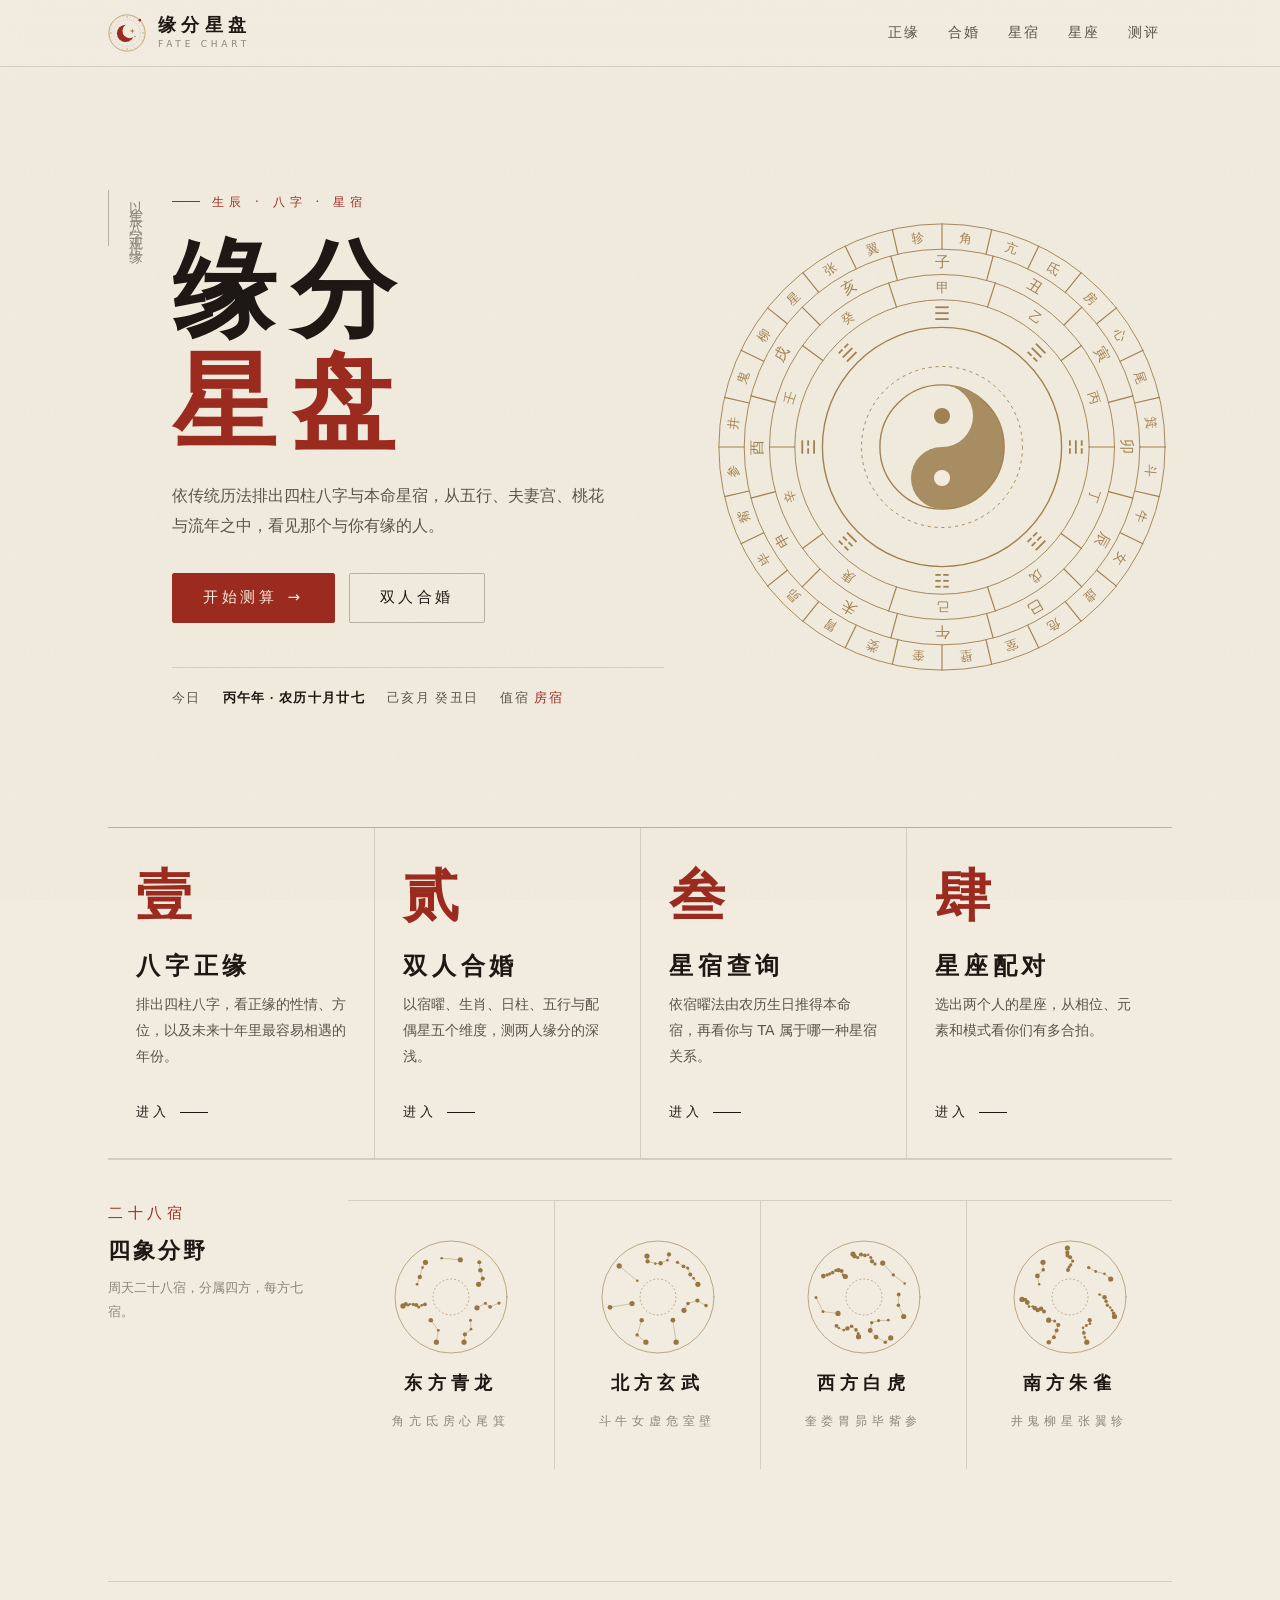
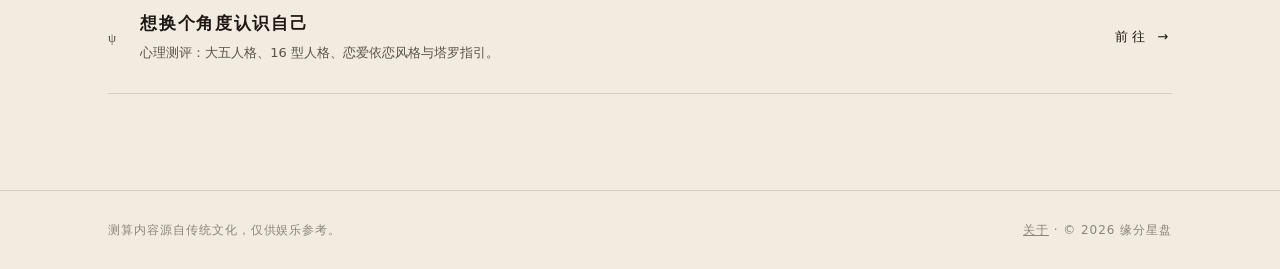
<file: index.html>
<!DOCTYPE html>
<html lang="zh-CN">
<head>
  <meta charset="UTF-8">
  <meta name="viewport" content="width=device-width, initial-scale=1.0, viewport-fit=cover">
  <meta name="theme-color" content="#f6f0e4">
  <title>缘分星盘 · 八字正缘测算</title>
  <meta name="description" content="输入生辰八字，看你的正缘画像、姻缘流年、本命星宿，以及两个人的合婚指数。免费、无需注册。">
  <link rel="icon" href="data:image/svg+xml,%3Csvg%20xmlns%3D%22http%3A%2F%2Fwww.w3.org%2F2000%2Fsvg%22%20viewBox%3D%220%200%2064%2064%22%20fill%3D%22none%22%3E%20%3Cdefs%3E%3Cmask%20id%3D%22lg1%22%3E%3Crect%20width%3D%2264%22%20height%3D%2264%22%20fill%3D%22%23fff%22%2F%3E%3Ccircle%20cx%3D%2236.5%22%20cy%3D%2228.5%22%20r%3D%2212.2%22%20fill%3D%22%23000%22%2F%3E%3C%2Fmask%3E%3C%2Fdefs%3E%20%3Ccircle%20cx%3D%2232%22%20cy%3D%2232%22%20r%3D%2230.5%22%20stroke%3D%22%23a8843f%22%20stroke-width%3D%221.1%22%2F%3E%20%3Cg%20stroke%3D%22%23a8843f%22%3E%3Cline%20x1%3D%2232.00%22%20y1%3D%226.40%22%20x2%3D%2232.00%22%20y2%3D%223.40%22%20stroke-width%3D%221.1%22%2F%3E%3Cline%20x1%3D%2237.96%22%20y1%3D%225.87%22%20x2%3D%2238.36%22%20y2%3D%224.12%22%20stroke-width%3D%220.6%22%2F%3E%3Cline%20x1%3D%2243.63%22%20y1%3D%227.85%22%20x2%3D%2244.41%22%20y2%3D%226.23%22%20stroke-width%3D%220.6%22%2F%3E%3Cline%20x1%3D%2248.71%22%20y1%3D%2211.05%22%20x2%3D%2249.83%22%20y2%3D%229.64%22%20stroke-width%3D%220.6%22%2F%3E%3Cline%20x1%3D%2252.95%22%20y1%3D%2215.29%22%20x2%3D%2254.36%22%20y2%3D%2214.17%22%20stroke-width%3D%220.6%22%2F%3E%3Cline%20x1%3D%2256.15%22%20y1%3D%2220.37%22%20x2%3D%2257.77%22%20y2%3D%2219.59%22%20stroke-width%3D%220.6%22%2F%3E%3Cline%20x1%3D%2258.13%22%20y1%3D%2226.04%22%20x2%3D%2259.88%22%20y2%3D%2225.64%22%20stroke-width%3D%220.6%22%2F%3E%3Cline%20x1%3D%2257.60%22%20y1%3D%2232.00%22%20x2%3D%2260.60%22%20y2%3D%2232.00%22%20stroke-width%3D%221.1%22%2F%3E%3Cline%20x1%3D%2258.13%22%20y1%3D%2237.96%22%20x2%3D%2259.88%22%20y2%3D%2238.36%22%20stroke-width%3D%220.6%22%2F%3E%3Cline%20x1%3D%2256.15%22%20y1%3D%2243.63%22%20x2%3D%2257.77%22%20y2%3D%2244.41%22%20stroke-width%3D%220.6%22%2F%3E%3Cline%20x1%3D%2252.95%22%20y1%3D%2248.71%22%20x2%3D%2254.36%22%20y2%3D%2249.83%22%20stroke-width%3D%220.6%22%2F%3E%3Cline%20x1%3D%2248.71%22%20y1%3D%2252.95%22%20x2%3D%2249.83%22%20y2%3D%2254.36%22%20stroke-width%3D%220.6%22%2F%3E%3Cline%20x1%3D%2243.63%22%20y1%3D%2256.15%22%20x2%3D%2244.41%22%20y2%3D%2257.77%22%20stroke-width%3D%220.6%22%2F%3E%3Cline%20x1%3D%2237.96%22%20y1%3D%2258.13%22%20x2%3D%2238.36%22%20y2%3D%2259.88%22%20stroke-width%3D%220.6%22%2F%3E%3Cline%20x1%3D%2232.00%22%20y1%3D%2257.60%22%20x2%3D%2232.00%22%20y2%3D%2260.60%22%20stroke-width%3D%221.1%22%2F%3E%3Cline%20x1%3D%2226.04%22%20y1%3D%2258.13%22%20x2%3D%2225.64%22%20y2%3D%2259.88%22%20stroke-width%3D%220.6%22%2F%3E%3Cline%20x1%3D%2220.37%22%20y1%3D%2256.15%22%20x2%3D%2219.59%22%20y2%3D%2257.77%22%20stroke-width%3D%220.6%22%2F%3E%3Cline%20x1%3D%2215.29%22%20y1%3D%2252.95%22%20x2%3D%2214.17%22%20y2%3D%2254.36%22%20stroke-width%3D%220.6%22%2F%3E%3Cline%20x1%3D%2211.05%22%20y1%3D%2248.71%22%20x2%3D%229.64%22%20y2%3D%2249.83%22%20stroke-width%3D%220.6%22%2F%3E%3Cline%20x1%3D%227.85%22%20y1%3D%2243.63%22%20x2%3D%226.23%22%20y2%3D%2244.41%22%20stroke-width%3D%220.6%22%2F%3E%3Cline%20x1%3D%225.87%22%20y1%3D%2237.96%22%20x2%3D%224.12%22%20y2%3D%2238.36%22%20stroke-width%3D%220.6%22%2F%3E%3Cline%20x1%3D%226.40%22%20y1%3D%2232.00%22%20x2%3D%223.40%22%20y2%3D%2232.00%22%20stroke-width%3D%221.1%22%2F%3E%3Cline%20x1%3D%225.87%22%20y1%3D%2226.04%22%20x2%3D%224.12%22%20y2%3D%2225.64%22%20stroke-width%3D%220.6%22%2F%3E%3Cline%20x1%3D%227.85%22%20y1%3D%2220.37%22%20x2%3D%226.23%22%20y2%3D%2219.59%22%20stroke-width%3D%220.6%22%2F%3E%3Cline%20x1%3D%2211.05%22%20y1%3D%2215.29%22%20x2%3D%229.64%22%20y2%3D%2214.17%22%20stroke-width%3D%220.6%22%2F%3E%3Cline%20x1%3D%2215.29%22%20y1%3D%2211.05%22%20x2%3D%2214.17%22%20y2%3D%229.64%22%20stroke-width%3D%220.6%22%2F%3E%3Cline%20x1%3D%2220.37%22%20y1%3D%227.85%22%20x2%3D%2219.59%22%20y2%3D%226.23%22%20stroke-width%3D%220.6%22%2F%3E%3Cline%20x1%3D%2226.04%22%20y1%3D%225.87%22%20x2%3D%2225.64%22%20y2%3D%224.12%22%20stroke-width%3D%220.6%22%2F%3E%3C%2Fg%3E%20%3Ccircle%20cx%3D%2232%22%20cy%3D%2232%22%20r%3D%2222.5%22%20stroke%3D%22%23a8843f%22%20stroke-width%3D%22.7%22%20stroke-dasharray%3D%221.2%202.2%22%2F%3E%20%3Ccircle%20cx%3D%2229.5%22%20cy%3D%2232.5%22%20r%3D%2214.5%22%20fill%3D%22%239b2a1f%22%20mask%3D%22url(%23lg1)%22%2F%3E%20%3Cpath%20d%3D%22M41%2023.5%20C41.5%2027.4%2042.1%2028%2046%2028.5%20C42.1%2029%2041.5%2029.6%2041%2033.5%20C40.5%2029.6%2039.9%2029%2036%2028.5%20C39.9%2028%2040.5%2027.4%2041%2023.5%20Z%22%20fill%3D%22%23a8843f%22%2F%3E%20%3Ccircle%20cx%3D%2245.5%22%20cy%3D%2238%22%20r%3D%221.3%22%20fill%3D%22%23a8843f%22%2F%3E%20%3Ccircle%20cx%3D%2253.6%22%20cy%3D%2210.4%22%20r%3D%222.2%22%20fill%3D%22%239b2a1f%22%2F%3E%20%3C%2Fsvg%3E">
  <link rel="stylesheet" href="css/style.css">
</head>
<body>
  <div class="sky" aria-hidden="true"></div>
  <header class="topbar">
    <div class="topbar__inner">
      <a class="logo" href="#/">
        <span class="logo__slot" aria-hidden="true"></span>
        <span class="logo__text">缘分星盘<small>FATE CHART</small></span>
      </a>
      <nav class="topnav" aria-label="主导航">
        <a href="#/bazi" data-nav="bazi">正缘</a>
        <a href="#/hehun" data-nav="hehun">合婚</a>
        <a href="#/xiu" data-nav="xiu">星宿</a>
        <a href="#/star" data-nav="star">星座</a>
        <a href="psych/">测评</a>
      </nav>
    </div>
  </header>

  <main id="app" tabindex="-1"></main>

  <footer class="footer"><div class="footer__inner">
    <p>测算内容源自传统文化，仅供娱乐参考。</p>
    <p><a href="#/about">关于</a> · © 2026 缘分星盘</p>
  </div></footer>

  <script src="js/calendar.js"></script>
  <script src="js/xiu.js"></script>
  <script src="js/fate.js"></script>
  <script src="js/star.js"></script>
  <script src="js/glossary.js"></script>
  <script src="js/art.js"></script>
  <script src="js/main.js"></script>
</body>
</html>
</file>
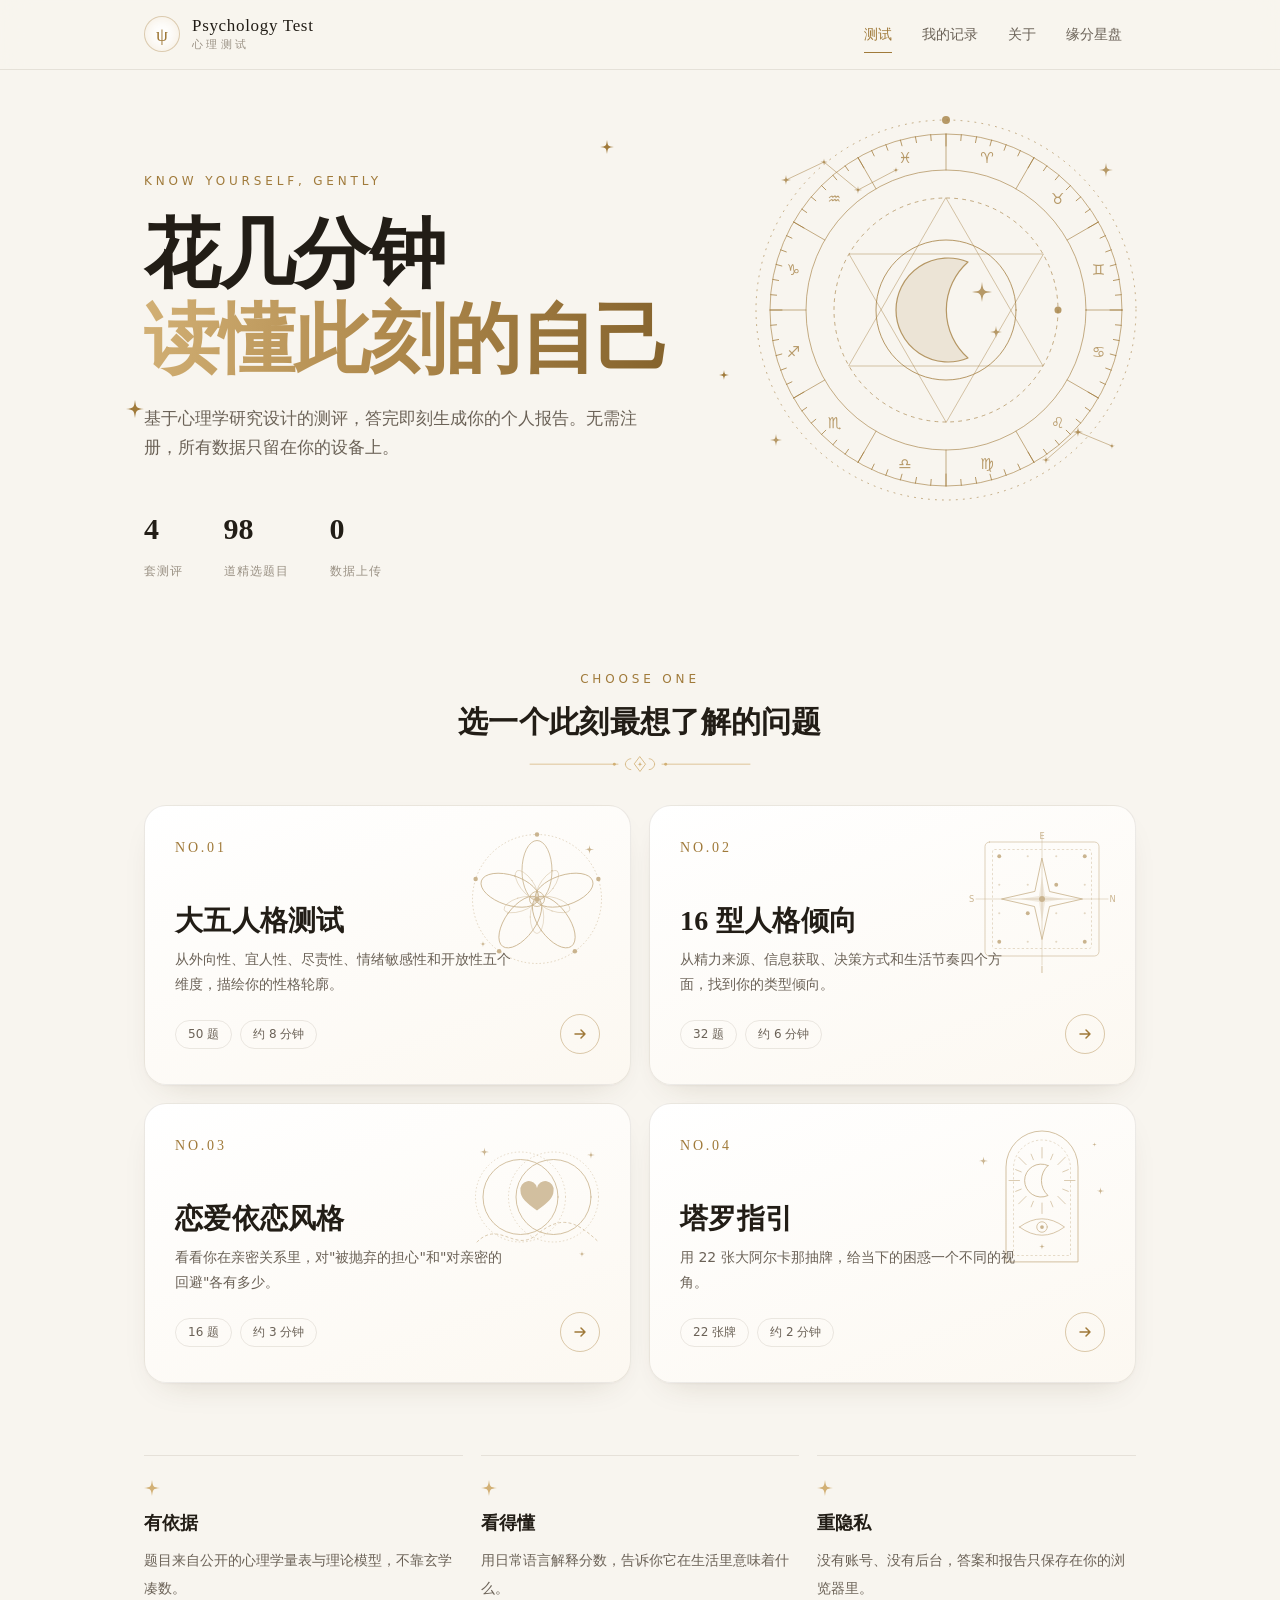
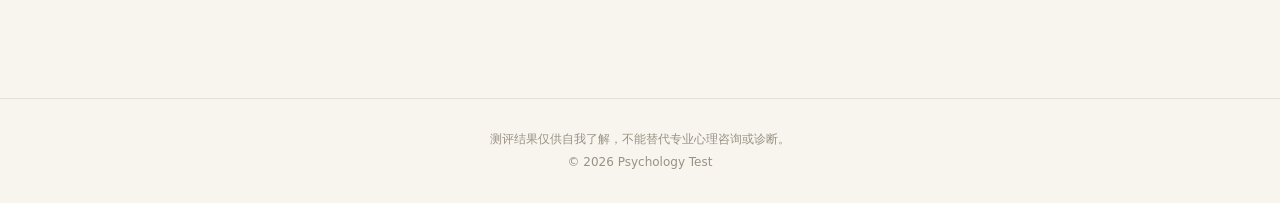
<file: psych/index.html>
<!DOCTYPE html>
<html lang="zh-CN">
<head>
  <meta charset="UTF-8">
  <meta name="viewport" content="width=device-width, initial-scale=1.0, viewport-fit=cover">
  <meta name="theme-color" content="#f8f5ef">
  <title>Psychology Test · 心理测试</title>
  <meta name="description" content="几分钟读懂自己：大五人格、16 型人格倾向、恋爱依恋风格与塔罗指引。无需注册，结果只保存在你的浏览器里。">
  <link rel="icon" href="data:image/svg+xml,%3Csvg xmlns='http://www.w3.org/2000/svg' viewBox='0 0 64 64'%3E%3Crect width='64' height='64' rx='32' fill='%23fffdf8'/%3E%3Ccircle cx='32' cy='32' r='27' fill='none' stroke='%23b08a4d' stroke-width='2'/%3E%3Ctext x='32' y='43' font-size='30' text-anchor='middle' fill='%23a07a3a' font-family='serif'%3E%CF%88%3C/text%3E%3C/svg%3E">
  <link rel="stylesheet" href="css/app.css">
</head>
<body>
  <div class="aura" aria-hidden="true"><span></span><span></span><span></span></div>

  <header class="topbar">
    <div class="topbar__inner">
      <a class="logo" href="#/">
        <span class="logo__mark" aria-hidden="true">ψ</span>
        <span class="logo__text">Psychology Test<small>心理测试</small></span>
      </a>
      <nav class="topnav" aria-label="主导航">
        <a href="#/" data-nav="home">测试</a>
        <a href="#/history" data-nav="history">我的记录</a>
        <a href="#/about" data-nav="about">关于</a>
        <a href="../">缘分星盘</a>
      </nav>
    </div>
  </header>

  <main id="app" tabindex="-1"></main>

  <footer class="footer">
    <p>测评结果仅供自我了解，不能替代专业心理咨询或诊断。</p>
    <p>© 2026 Psychology Test</p>
  </footer>

  <script src="js/tests/bigfive.js"></script>
  <script src="js/tests/types16.js"></script>
  <script src="js/tests/attachment.js"></script>
  <script src="js/tests/tarot.js"></script>
  <script src="js/paywall.js"></script>
  <script src="js/fx.js"></script>
  <script src="js/art.js"></script>
  <script src="js/app.js"></script>
</body>
</html>
</file>
<file: css/style.css>
:root {
  --paper: #f2ece0;
  --paper-2: #ebe3d4;
  --card: #f7f2e8;
  --ink: #1d1814;
  --ink-2: #5b524a;
  --ink-3: #8d8479;
  --line: rgba(29, 24, 20, .14);
  --line-2: rgba(29, 24, 20, .28);
  --red: #9b2a1f;
  --red-soft: rgba(155, 42, 31, .08);
  --gold: #977642;
  --wx-0: #4c7356;
  --wx-1: #a8392c;
  --wx-2: #9a7036;
  --wx-3: #77818b;
  --wx-4: #2f4f6c;
  --ease: cubic-bezier(.22, .8, .24, 1);
  --serif: "Noto Serif SC", "Source Han Serif SC", "Songti SC", "STSong", "SimSun", serif;
  --sans: "PingFang SC", "HarmonyOS Sans SC", "Microsoft YaHei", "Noto Sans SC", system-ui, sans-serif;
}

/* 星宿页的夜空主题 */
html.theme-night {
  --paper: #0a0d16;
  --paper-2: #121726;
  --card: rgba(18, 23, 38, .72);
  --ink: #ebe2cf;
  --ink-2: #a49b8a;
  --ink-3: #6e6a62;
  --line: rgba(235, 226, 207, .12);
  --line-2: rgba(235, 226, 207, .26);
  --red: #d27a5c;
  --red-soft: rgba(210, 122, 92, .12);
  --gold: #c8a76a;
  --logo-gold: #c8a76a;
  --logo-red: #d27a5c;
}

* { box-sizing: border-box; -webkit-tap-highlight-color: transparent; }
[hidden] { display: none !important; }
html { background: var(--paper); transition: background-color .6s; }
body {
  margin: 0; min-height: 100vh; display: flex; flex-direction: column;
  color: var(--ink); background: transparent; font-family: var(--sans); font-size: 15px; line-height: 1.85;
  overflow-x: hidden; transition: background-color .6s, color .6s;
}
/* 纸张纤维 */
body::before {
  content: ""; position: fixed; inset: 0; z-index: -1; pointer-events: none; opacity: .55; mix-blend-mode: multiply;
  background-image: url("data:image/svg+xml,%3Csvg xmlns='http://www.w3.org/2000/svg' width='240' height='240'%3E%3Cfilter id='n'%3E%3CfeTurbulence type='fractalNoise' baseFrequency='.8' numOctaves='3' stitchTiles='stitch'/%3E%3CfeColorMatrix values='0 0 0 0 .42 0 0 0 0 .34 0 0 0 0 .22 0 0 0 .08 0'/%3E%3C/filter%3E%3Crect width='100%25' height='100%25' filter='url(%23n)'/%3E%3C/svg%3E");
}
.theme-night body::before { opacity: 0; }

a { color: inherit; }
h1, h2, h3 { font-family: var(--serif); font-weight: 600; line-height: 1.35; margin: 0 0 .5em; letter-spacing: .06em; }
button, input, select { font: inherit; color: inherit; }
button, a { touch-action: manipulation; }
button { cursor: pointer; }
:focus-visible { outline: 1px solid var(--red); outline-offset: 4px; }
::selection { background: rgba(155, 42, 31, .16); }

/* 图案 */
.art { display: block; width: 100%; height: auto; overflow: visible; color: var(--gold); }
.art .spin { animation: spin 160s linear infinite; }
.art .spin--rev { animation-duration: 240s; animation-direction: reverse; }
.art .paper-fill { fill: var(--paper); }
.art .pulse { transform-box: fill-box; transform-origin: center; animation: pulse 2s ease-in-out infinite; fill: var(--red); }
.art .twinkle { animation: twinkle 4s ease-in-out infinite; }
.art .is-active { color: var(--red); fill: var(--red); }
.art--const .const-glow { filter: drop-shadow(0 0 3px currentColor); }
@keyframes spin { to { transform: rotate(360deg); } }
@keyframes pulse { 50% { transform: scale(1.5); opacity: .6; } }
@keyframes twinkle { 50% { opacity: .1; } }
.art--divider { width: 200px; margin: 0 auto; color: var(--gold); opacity: .8; }

.seal {
  display: inline-grid; place-items: center; width: 40px; height: 40px; flex: none;
  background: var(--red); color: #f6ecdf; border-radius: 3px;
  font-family: var(--serif); font-size: 20px; font-weight: 700; line-height: 1;
  box-shadow: inset 0 0 0 2px var(--red), inset 0 0 0 3px rgba(246, 236, 223, .8);
}

/* 夜空背景 */
.sky { position: fixed; inset: 0; z-index: -1; pointer-events: none; overflow: hidden; opacity: 0; transition: opacity .8s; }
.theme-night .sky { opacity: 1; }
.sky::before {
  content: ""; position: absolute; inset: 0;
  background:
    radial-gradient(1200px 700px at 70% 10%, rgba(64, 82, 140, .28), transparent 60%),
    radial-gradient(900px 600px at 10% 90%, rgba(120, 70, 60, .18), transparent 60%);
}
.sky .art--sky { position: absolute; left: 50%; top: 50%; width: max(1100px, 120vmax); margin: 0; transform: translate(-50%, -50%); color: rgba(200, 167, 106, .3); }
.sky .sky-stars { color: #f3ead6; }
.sky::after { content: ""; position: absolute; inset: 0; background: radial-gradient(ellipse 60% 55% at 50% 45%, rgba(10, 13, 22, .55), transparent 75%), linear-gradient(180deg, rgba(10, 13, 22, .2), rgba(10, 13, 22, .5)); }
/* 顶栏 */
.topbar { position: sticky; top: 0; z-index: 20; background: color-mix(in srgb, var(--paper) 86%, transparent); backdrop-filter: blur(10px); -webkit-backdrop-filter: blur(10px); border-bottom: 1px solid var(--line); transition: background-color .6s; }
.topbar__inner { display: flex; align-items: center; justify-content: space-between; gap: 12px; max-width: 1120px; margin: 0 auto; padding: 14px 28px; }
.logo { display: flex; align-items: center; gap: 12px; text-decoration: none; }
.logo__slot { display: block; width: 38px; height: 38px; flex: none; }
.logo-mark { display: block; width: 100%; height: 100%; overflow: visible; }
@media (hover: hover) { .logo:hover .logo-mark { transform: rotate(-12deg); } }
.logo-mark { transition: transform .8s var(--ease); }
.logo__text { font-family: var(--serif); font-size: 18px; font-weight: 600; letter-spacing: .3em; line-height: 1.1; }
.logo__text small { display: block; margin-top: 4px; font-family: var(--sans); font-size: 9px; font-weight: 400; letter-spacing: .42em; color: var(--ink-3); }
.topnav { display: flex; gap: 4px; }
.topnav a { position: relative; padding: 6px 12px; font-size: 14px; letter-spacing: .14em; color: var(--ink-2); text-decoration: none; transition: color .2s; }
.topnav a:hover { color: var(--ink); }
.topnav a.is-active { color: var(--ink); }
.topnav a.is-active::after { content: ""; position: absolute; left: 12px; right: 12px; bottom: 0; height: 1px; background: var(--red); }

main { flex: 1; width: 100%; max-width: 1120px; margin: 0 auto; padding: 0 28px 96px; }
main:focus, main:focus-visible { outline: none; }
.footer { border-top: 1px solid var(--line); padding: 28px 28px calc(28px + env(safe-area-inset-bottom)); font-size: 12px; color: var(--ink-3); letter-spacing: .08em; }
.footer__inner { display: flex; flex-wrap: wrap; justify-content: space-between; gap: 8px 24px; max-width: 1064px; margin: 0 auto; }
.footer p { margin: 0; }

/* 通用 */
.btn {
  display: inline-flex; align-items: center; justify-content: center; gap: 10px;
  min-height: 50px; padding: 0 30px; border: 1px solid var(--ink); border-radius: 2px;
  background: var(--ink); color: var(--paper); font-size: 15px; letter-spacing: .24em; text-decoration: none;
  transition: background-color .25s, color .25s, border-color .25s;
}
.btn--red { background: var(--red); border-color: var(--red); color: #f8eee2; }
.btn--ghost { background: transparent; color: var(--ink); border-color: var(--line-2); }
.btn--small { min-height: 40px; padding: 0 18px; font-size: 13px; letter-spacing: .14em; }
@media (hover: hover) {
  .btn:hover { background: transparent; color: var(--ink); border-color: var(--ink); }
  .btn--red:hover { background: transparent; color: var(--red); border-color: var(--red); }
  .btn--ghost:hover { border-color: var(--ink); }
}
.btn .arrow { display: inline-block; transition: transform .3s var(--ease); }
@media (hover: hover) { .btn:hover .arrow { transform: translateX(4px); } }
.actions { display: flex; flex-wrap: wrap; gap: 14px; margin-top: 32px; }
.eyebrow { display: inline-flex; align-items: center; gap: 12px; font-size: 12px; letter-spacing: .42em; color: var(--red); }
.eyebrow::before { content: ""; width: 28px; height: 1px; background: currentColor; }
.muted { color: var(--ink-2); }
.notice { margin-top: 48px; font-size: 12px; color: var(--ink-3); letter-spacing: .06em; }
.dots { color: var(--ink-2); font-size: 13px; letter-spacing: .08em; }
.dots span + span::before { content: "·"; margin: 0 10px; color: var(--ink-3); }
.page-in > * { animation: rise .8s var(--ease) both; }
.page-in > *:nth-child(2) { animation-delay: .07s; }
.page-in > *:nth-child(3) { animation-delay: .14s; }
.page-in > *:nth-child(n+4) { animation-delay: .2s; }
@keyframes rise { from { opacity: 0; transform: translateY(14px); } }

/* 编号章节：左侧序号与标题，右侧内容 */
.sec { display: grid; grid-template-columns: 200px 1fr; gap: 40px; padding: 40px 0; border-top: 1px solid var(--line); }
.sec__head { position: relative; }
.sec__no { display: block; font-family: var(--serif); font-size: 15px; color: var(--red); letter-spacing: .3em; margin-bottom: 8px; }
.sec__head h2 { font-size: 22px; letter-spacing: .14em; margin: 0; }
.sec__head p { margin: 10px 0 0; font-size: 13px; color: var(--ink-3); }
.sec__body > p { margin: 0; color: var(--ink-2); }
.sec__body > p + p { margin-top: 12px; }
.sec__body b { color: var(--ink); font-weight: 600; }
.cols { display: grid; grid-template-columns: 1fr 1fr; gap: 40px; }

/* 首页 */
.hero { position: relative; display: grid; grid-template-columns: 1fr 460px; align-items: center; gap: 48px; min-height: min(calc(100vh - 140px), 760px); padding: 40px 0; }
.hero__text { position: relative; padding-left: 64px; }
.hero__vert {
  position: absolute; left: 0; top: 6px; writing-mode: vertical-rl; letter-spacing: .5em;
  font-family: var(--serif); font-size: 14px; color: var(--ink-3); border-left: 1px solid var(--line-2); padding-left: 14px;
}
.hero h1 { font-size: clamp(56px, 8.4vw, 104px); font-weight: 600; line-height: 1.08; letter-spacing: .14em; margin: 22px 0 22px; }
.hero h1 span { display: block; }
.hero h1 em { font-style: normal; color: var(--red); }
.hero__lead { max-width: 27em; margin: 0; color: var(--ink-2); font-size: 16px; }
.hero__art { position: relative; width: 100%; }
.hero__art .art--compass { color: var(--gold); opacity: .9; }
.today { display: flex; flex-wrap: wrap; gap: 6px 22px; margin-top: 44px; padding-top: 18px; border-top: 1px solid var(--line); font-size: 13px; color: var(--ink-2); letter-spacing: .1em; }
.today strong { color: var(--ink); font-family: var(--serif); font-weight: 600; }
.today em { font-style: normal; color: var(--red); }

.features { display: grid; grid-template-columns: repeat(4, 1fr); border-top: 1px solid var(--line-2); border-bottom: 1px solid var(--line); }
.feature { position: relative; display: flex; flex-direction: column; padding: 40px 28px 34px; text-decoration: none; transition: background-color .4s; }
.feature + .feature { border-left: 1px solid var(--line); }
.feature__no { font-family: var(--serif); font-size: 56px; line-height: 1; color: var(--red); font-weight: 600; }
.feature h2 { margin: 26px 0 10px; font-size: 24px; letter-spacing: .2em; }
.feature p { margin: 0 0 30px; color: var(--ink-2); font-size: 14px; }
.feature__go { margin-top: auto; display: inline-flex; gap: 10px; font-size: 13px; letter-spacing: .3em; color: var(--ink); }
.feature__go::after { content: ""; align-self: center; width: 28px; height: 1px; background: currentColor; transition: width .4s var(--ease); }
@media (hover: hover) { .feature:hover { background: rgba(255, 255, 255, .35); } .feature:hover .feature__go::after { width: 48px; } }

.xiang { display: grid; grid-template-columns: repeat(4, 1fr); gap: 0; border-top: 1px solid var(--line); }
.xiang a { display: grid; justify-items: center; gap: 10px; padding: 36px 20px; text-decoration: none; text-align: center; }
.xiang a + a { border-left: 1px solid var(--line); }
.xiang .art--xiang { width: 120px; }
.xiang strong { font-family: var(--serif); font-size: 18px; font-weight: 600; letter-spacing: .3em; }
.xiang span { font-size: 12px; color: var(--ink-3); letter-spacing: .4em; }

.psych-entry { display: flex; align-items: center; gap: 24px; margin-top: 72px; padding: 26px 0; border-top: 1px solid var(--line); border-bottom: 1px solid var(--line); text-decoration: none; }
.psych-entry__mark { font-family: var(--serif); font-size: 34px; color: var(--gold); line-height: 1; }
.psych-entry strong { display: block; font-family: var(--serif); font-size: 17px; font-weight: 600; letter-spacing: .1em; }
.psych-entry span { font-size: 13px; color: var(--ink-2); }
.psych-entry em { margin-left: auto; font-style: normal; font-size: 13px; letter-spacing: .3em; white-space: nowrap; }
/* 页头 */
.page-head { padding: 72px 0 40px; }
.page-head h1 { font-size: clamp(34px, 5.6vw, 58px); letter-spacing: .14em; margin: 20px 0 14px; }
.page-head p { max-width: 34em; margin: 0; color: var(--ink-2); }
.page-head .dots { margin-top: 18px; }

/* 表单 */
.form-wrap { display: grid; grid-template-columns: 1fr 1.2fr; gap: 72px; align-items: start; }
.form-aside { position: sticky; top: 96px; padding-top: 72px; }
.form-aside h1 { font-size: clamp(34px, 5vw, 52px); letter-spacing: .14em; margin: 20px 0 16px; }
.form-aside p { color: var(--ink-2); margin: 0; }
.form-aside .art { width: 220px; margin-top: 48px; opacity: .8; }
.form-main { padding-top: 72px; }
.person { margin: 0 0 36px; padding: 0; border: 0; min-width: 0; }
.person > legend { float: left; width: 100%; padding: 0 0 12px; margin-bottom: 20px; border-bottom: 1px solid var(--line-2); font-family: var(--serif); font-size: 18px; letter-spacing: .2em; }
.person > legend + * { clear: both; }
.field { display: grid; gap: 6px; margin-bottom: 22px; }
.field > span { font-size: 12px; color: var(--ink-3); letter-spacing: .2em; }
.field input, .field select {
  width: 100%; min-height: 48px; padding: 0 2px; border: 0; border-bottom: 1px solid var(--line-2); border-radius: 0;
  background: transparent; font-size: 16px; -webkit-appearance: none; appearance: none; transition: border-color .2s;
}
.field select { padding-right: 22px; background-image: linear-gradient(45deg, transparent 50%, var(--ink-3) 50%), linear-gradient(135deg, var(--ink-3) 50%, transparent 50%); background-position: calc(100% - 10px) 21px, calc(100% - 5px) 21px; background-size: 5px 5px; background-repeat: no-repeat; }
.field select option { color: #1d1814; background: #f2ece0; }
.field input:focus, .field select:focus { outline: none; border-bottom-color: var(--red); }
.field input::placeholder { color: var(--ink-3); }
.row { display: grid; grid-template-columns: 1.4fr 1fr; gap: 24px; }
.date3 { display: grid; grid-template-columns: 1.3fr 1fr 1fr; gap: 12px; }
.seg { display: grid; grid-template-columns: 1fr 1fr; gap: 12px; }
.seg label { position: relative; }
.seg input { position: absolute; opacity: 0; inset: 0; }
.seg span { display: grid; place-items: center; min-height: 46px; border: 1px solid var(--line-2); border-radius: 2px; letter-spacing: .4em; transition: all .2s; }
.seg input:checked + span { background: var(--ink); border-color: var(--ink); color: var(--paper); }
.seg input:focus-visible + span { outline: 1px solid var(--red); outline-offset: 3px; }
.form-error { min-height: 1.6em; margin: 0 0 8px; font-size: 13px; color: var(--red); }
form .btn[type="submit"] { width: 100%; }

/* 报告 */
.report-head { display: grid; grid-template-columns: 1fr auto; gap: 32px; align-items: end; padding: 72px 0 40px; }
.report-head h1 { font-size: clamp(36px, 6vw, 64px); letter-spacing: .14em; margin: 20px 0 16px; }
.logo-mark--big { width: 96px; height: 96px; }

.pillars { display: grid; grid-template-columns: repeat(4, 1fr); text-align: center; border-top: 1px solid var(--line); border-bottom: 1px solid var(--line); }
.pillar { position: relative; padding: 22px 6px 20px; }
.pillar + .pillar { border-left: 1px solid var(--line); }
.pillar small { display: block; font-size: 12px; color: var(--ink-3); letter-spacing: .3em; }
.pillar .ss { display: block; margin: 6px 0 12px; font-size: 13px; color: var(--gold); letter-spacing: .1em; }
.pillar.is-day .ss { color: var(--red); }
.pillar b { display: block; font-family: var(--serif); font-size: clamp(32px, 5vw, 46px); font-weight: 600; line-height: 1.25; }
.pillar.is-day::after { content: "日主"; position: absolute; right: 8px; top: 10px; padding: 2px 4px; background: var(--red); color: #f8eee2; font-size: 10px; letter-spacing: .1em; writing-mode: vertical-rl; border-radius: 1px; }
.pillar.is-empty b { color: var(--ink-3); opacity: .5; }
.wx-0 { color: var(--wx-0); } .wx-1 { color: var(--wx-1); } .wx-2 { color: var(--wx-2); } .wx-3 { color: var(--wx-3); } .wx-4 { color: var(--wx-4); }
.pillar-note { margin-top: 18px !important; font-size: 14px; }

.wx-bars { display: grid; gap: 16px; }
.wx-bar { display: grid; grid-template-columns: 1.6em 1fr 1.6em; align-items: center; gap: 16px; }
.wx-bar b { font-family: var(--serif); font-size: 20px; font-weight: 600; }
.wx-bar .track { height: 2px; background: var(--line); }
.wx-bar .fill { height: 100%; width: 0; transition: width 1.4s var(--ease); }
.wx-bar em { font-style: normal; font-family: var(--serif); text-align: right; color: var(--ink-2); }

.kv { display: grid; grid-template-columns: 6em 1fr; margin: 0; }
.kv dt, .kv dd { padding: 12px 0; border-bottom: 1px solid var(--line); }
.kv dt { color: var(--ink-3); font-size: 13px; letter-spacing: .2em; }
.kv dd { margin: 0; }

.portrait { display: grid; grid-template-columns: 150px 1fr; gap: 40px; align-items: start; }
.portrait__badge { display: grid; place-items: center; aspect-ratio: 1; border: 1px solid var(--line-2); border-radius: 50%; font-family: var(--serif); font-size: 64px; font-weight: 600; box-shadow: inset 0 0 0 8px var(--paper), inset 0 0 0 9px var(--line); }
.tags { display: flex; flex-wrap: wrap; gap: 10px; }
.tag { padding: 4px 14px; border: 1px solid var(--line-2); border-radius: 2px; font-size: 14px; letter-spacing: .2em; }
.tag--good { border-color: rgba(76, 115, 86, .5); color: var(--wx-0); }
.tag--bad { border-color: rgba(155, 42, 31, .4); color: var(--red); }
.label { display: block; margin: 0 0 10px; font-size: 12px; color: var(--ink-3); letter-spacing: .2em; }

.years { display: grid; grid-template-columns: repeat(10, 1fr); border-top: 1px solid var(--line); border-bottom: 1px solid var(--line); }
.year { position: relative; padding: 18px 4px 16px; text-align: center; }
.year + .year { border-left: 1px solid var(--line); }
.year strong { display: block; font-family: var(--serif); font-size: 18px; font-weight: 600; }
.year span { display: block; font-size: 12px; color: var(--ink-3); }
.year i { display: block; margin: 10px auto 0; width: 6px; height: 6px; border-radius: 50%; background: var(--line-2); }
.year i[data-s="2"] { background: var(--gold); }
.year i[data-s="3"] { background: var(--red); width: 8px; height: 8px; }
.year.is-best { background: var(--red-soft); }
.year.is-best strong { color: var(--red); }
.best-list { margin: 22px 0 0; padding: 0; list-style: none; }
.best-list li { padding: 10px 0; border-bottom: 1px solid var(--line); color: var(--ink-2); font-size: 14px; }
.best-list b { margin-right: 14px; color: var(--red); font-family: var(--serif); }
.legend { display: flex; gap: 18px; margin-top: 14px; font-size: 12px; color: var(--ink-3); }
.legend i { display: inline-block; width: 6px; height: 6px; margin-right: 6px; border-radius: 50%; vertical-align: middle; }

/* 正缘摘要 */
.summary { margin-bottom: 8px; padding: 36px 0 40px; border-top: 1px solid var(--line-2); }
.tiles { display: grid; grid-template-columns: repeat(5, 1fr); border: 1px solid var(--line); background: color-mix(in srgb, var(--card) 70%, transparent); }
.tile { display: grid; gap: 4px; padding: 22px 18px; text-align: center; }
.tile + .tile { border-left: 1px solid var(--line); }
.tile span { font-size: 12px; color: var(--ink-3); letter-spacing: .3em; }
.tile b { font-family: var(--serif); font-size: clamp(26px, 3.4vw, 36px); font-weight: 600; line-height: 1.3; letter-spacing: .06em; }
.tile b.is-red { color: var(--red); }
.tile small { font-size: 12px; color: var(--ink-2); }
.summary__text { max-width: 52em; margin: 26px auto 0; font-family: var(--serif); font-size: 17px; line-height: 2; text-align: center; color: var(--ink-2); }
.summary__text b { color: var(--ink); }

/* 五行生克图 */
.wx-diagram { margin: 0; }
.wx-diagram svg { display: block; width: 100%; max-width: 300px; margin: 0 auto; overflow: visible; }
.wx-diagram .sheng { fill: none; stroke: var(--gold); stroke-width: 1.2; }
.wx-diagram .ke { stroke: var(--ink-3); stroke-width: .8; stroke-dasharray: 3 4; }
.wx-diagram .ring { fill: none; stroke-width: 1; }
.wx-diagram .ring--dm { stroke: var(--ink); stroke-dasharray: 2 3; }
.wx-diagram .ring--sp { stroke: var(--red); }
.wx-diagram text { text-anchor: middle; dominant-baseline: central; font-family: var(--serif); }
.wx-diagram .ch { font-size: 20px; font-weight: 600; }
.wx-diagram .n { font-size: 10px; fill: var(--ink-3); font-family: var(--sans); }
.wx-diagram .tag { font-size: 10px; fill: var(--ink-2); font-family: var(--sans); letter-spacing: .1em; }
.wx-diagram .tag--sp { fill: var(--red); }
.wx-diagram figcaption { display: flex; justify-content: center; gap: 22px; margin-top: 8px; font-size: 12px; color: var(--ink-3); }
.wx-diagram figcaption i { display: inline-block; width: 18px; margin-right: 6px; vertical-align: middle; border-top: 1px solid var(--gold); }
.wx-diagram figcaption i.ke { border-top: 1px dashed var(--ink-3); }

/* 合婚：五维、对照表、建议 */
.dims { display: grid; gap: 14px; padding: 32px 0 36px; }
.dims__head { display: flex; flex-wrap: wrap; align-items: baseline; gap: 6px 16px; margin-bottom: 6px; }
.dims__head span { font-family: var(--serif); font-size: 18px; letter-spacing: .3em; }
.dims__head small { font-size: 12px; color: var(--ink-3); }
.dim { display: grid; grid-template-columns: 4em 1fr 3em; align-items: center; gap: 18px; }
.dim__name { font-size: 14px; letter-spacing: .2em; color: var(--ink-2); }
.dim__track { position: relative; height: 8px; background: color-mix(in srgb, var(--ink) 6%, transparent); }
.dim__fill { position: absolute; left: 0; top: 0; height: 100%; width: 0; background: linear-gradient(90deg, var(--gold), var(--red)); transition: width 1.2s var(--ease); }
.dim__fill.is-neg { background: var(--red); }
.dim em { font-style: normal; font-family: var(--serif); font-size: 18px; text-align: right; color: var(--ink-3); }
.dim em.up { color: var(--wx-0); }
.dim em.down { color: var(--red); }
.compare-wrap { overflow-x: auto; }
.compare { width: 100%; border-collapse: collapse; font-size: 14px; }
.compare th, .compare td { padding: 12px 10px; border-bottom: 1px solid var(--line); text-align: center; }
.compare thead th { font-family: var(--serif); font-size: 17px; font-weight: 600; letter-spacing: .2em; border-bottom-color: var(--line-2); }
.compare tbody th { width: 6.5em; text-align: left; font-weight: 400; font-size: 12px; color: var(--ink-3); letter-spacing: .2em; }
.compare td { font-family: var(--serif); }
.advice { margin: 0; padding: 0; list-style: none; counter-reset: a; }
.advice li { position: relative; padding: 14px 0 14px 44px; border-bottom: 1px solid var(--line); color: var(--ink-2); counter-increment: a; }
.advice li::before { content: counter(a, cjk-ideographic); position: absolute; left: 0; top: 13px; width: 28px; height: 28px; display: grid; place-items: center; border: 1px solid var(--red); color: var(--red); font-family: var(--serif); font-size: 13px; }
.advice li:first-child { padding-top: 0; }
.advice li:first-child::before { top: -1px; }

/* 星座配对 */
.star-hero-art { max-width: 360px; width: 100%; justify-self: end; }
.art--wheel { color: var(--gold); }
.star-form { padding-bottom: 16px; }
.star-form .cols { gap: 48px; }
.signs { display: grid; grid-template-columns: repeat(4, 1fr); gap: 8px; }
.sign {
  display: grid; justify-items: center; gap: 2px; padding: 12px 4px 10px; border: 1px solid var(--line); border-radius: 2px;
  background: transparent; transition: border-color .2s, background-color .2s;
}
.sign__g { font-size: 24px; line-height: 1.2; color: var(--gold); font-family: "Segoe UI Symbol", "Noto Sans Symbols", var(--serif); }
.sign b { font-family: var(--serif); font-size: 14px; font-weight: 600; letter-spacing: .08em; }
.sign small { font-size: 10px; color: var(--ink-3); }
.sign.is-on { border-color: var(--gold); background: rgba(200, 167, 106, .14); }
.sign.is-on .sign__g { color: var(--red); }
@media (hover: hover) { .sign:hover { border-color: var(--line-2); } }
.lookup { margin-top: 14px; }
.lookup summary { cursor: pointer; font-size: 13px; color: var(--gold); letter-spacing: .1em; margin-bottom: 12px; }
.big-glyph { display: block; font-size: 54px; line-height: 1.1; color: var(--gold); font-family: "Segoe UI Symbol", "Noto Sans Symbols", var(--serif); text-shadow: 0 0 30px rgba(200, 167, 106, .4); }
.sign-card { position: relative; padding: 26px 24px; border: 1px solid var(--line); background: var(--card); }
.sign-card__g { position: absolute; right: 18px; top: 10px; font-size: 64px; line-height: 1; color: rgba(200, 167, 106, .2); font-family: "Segoe UI Symbol", "Noto Sans Symbols", var(--serif); }
.sign-card h3 { font-size: 24px; margin: 14px 0 6px; letter-spacing: .14em; }
.sign-card .dots { margin: 0 0 14px; }
.sign-card .tags { margin-bottom: 14px; }
.sign-card p:last-child { margin: 0; color: var(--ink-2); }
.matrix-wrap { overflow-x: auto; -webkit-overflow-scrolling: touch; }
.matrix { border-collapse: collapse; width: 100%; min-width: 620px; font-size: 13px; }
.matrix th { padding: 6px 2px; font-weight: 400; color: var(--gold); font-size: 18px; font-family: "Segoe UI Symbol", "Noto Sans Symbols", var(--serif); }
.matrix tbody th { text-align: left; white-space: nowrap; font-size: 16px; }
.matrix tbody th span { margin-left: 6px; font-family: var(--sans); font-size: 12px; color: var(--ink-2); }
.matrix td { padding: 2px; }
.matrix td a { display: block; padding: 7px 0; text-align: center; text-decoration: none; font-family: var(--serif); color: var(--ink); background: rgba(210, 122, 92, calc(var(--a) * .55)); transition: outline-color .2s; outline: 1px solid transparent; }
@media (hover: hover) { .matrix td a:hover { outline-color: var(--gold); } }

/* 名词解释 */
.terms { margin-top: 28px; padding: 18px 20px 6px; background: color-mix(in srgb, var(--ink) 4%, transparent); border-left: 2px solid var(--gold); }
.terms summary { display: flex; align-items: center; gap: 10px; margin-bottom: 12px; font-size: 13px; letter-spacing: .3em; color: var(--gold); cursor: pointer; list-style: none; }
.terms summary::-webkit-details-marker { display: none; }
.terms summary::after { content: "收起"; margin-left: auto; font-size: 12px; letter-spacing: .1em; color: var(--ink-3); }
.terms:not([open]) summary { margin-bottom: 12px; }
.terms:not([open]) summary::after { content: "展开"; }
.terms summary span { font-size: 12px; letter-spacing: .1em; color: var(--ink-3); }
.terms dl { display: grid; grid-template-columns: 7.5em 1fr; margin: 0; font-size: 13px; line-height: 1.75; }
.terms dt, .terms dd { padding: 9px 0; border-top: 1px dashed var(--line); }
.terms dt { font-family: var(--serif); font-weight: 600; color: var(--ink); letter-spacing: .08em; }
.terms dd { margin: 0; color: var(--ink-2); }
.xiu-table + .terms { margin-top: 32px; }
@media (max-width: 720px) {
  .terms { padding: 16px 14px 4px; }
  .terms dl { grid-template-columns: 1fr; }
  .terms dd { padding-top: 0; border-top: 0; }
}
/* 合婚 */
.match-head { display: grid; grid-template-columns: 1fr auto 1fr; align-items: center; gap: 24px; padding: 72px 0 48px; text-align: center; }
.match-head .who h2 { font-size: clamp(24px, 3.6vw, 34px); letter-spacing: .2em; margin: 0 0 8px; }
.match-head .who .mini { font-family: var(--serif); font-size: 18px; letter-spacing: .1em; }
.match-head .who p { margin: 6px 0 0; font-size: 13px; color: var(--ink-3); }
.score { position: relative; width: 230px; }
.score svg { display: block; width: 100%; transform: rotate(-90deg); }
.score circle { fill: none; }
.score .bg { stroke: var(--line); stroke-width: 1; }
.score .fg { stroke: var(--red); stroke-width: 2; transition: stroke-dashoffset 1.8s var(--ease); }
.score .tick { stroke: var(--line-2); stroke-width: 1; }
.score__num { position: absolute; inset: 0; display: grid; place-items: center; align-content: center; }
.score__num b { font-family: var(--serif); font-size: 72px; font-weight: 600; line-height: 1; }
.score__num span { margin-top: 6px; font-size: 12px; color: var(--ink-3); letter-spacing: .4em; }
.grade { padding: 22px 0; border-top: 1px solid var(--line-2); border-bottom: 1px solid var(--line); text-align: center; font-family: var(--serif); font-size: 22px; letter-spacing: .5em; }
.items { list-style: none; margin: 0; padding: 0; }
.items li { display: grid; grid-template-columns: 64px 1fr; gap: 20px; padding: 18px 0; border-bottom: 1px solid var(--line); }
.items li:first-child { padding-top: 0; }
.items .delta { font-family: var(--serif); font-size: 22px; font-weight: 600; line-height: 1.3; }
.items .delta.up { color: var(--wx-0); }
.items .delta.down { color: var(--red); }
.items .delta.zero { color: var(--ink-3); }
.items strong { display: block; font-weight: 600; letter-spacing: .1em; }
.items p { margin: 4px 0 0; font-size: 14px; color: var(--ink-2); }

/* 星宿（夜空主题） */
.xiu-hero { display: grid; grid-template-columns: 1fr 1fr; gap: 56px; align-items: center; padding: 72px 0 56px; }
.xiu-hero h1 { font-size: clamp(36px, 6vw, 64px); letter-spacing: .16em; margin: 20px 0 16px; }
.xiu-hero p { color: var(--ink-2); margin: 0; max-width: 28em; }
.glass { padding: 34px 32px; border: 1px solid var(--line); background: var(--card); backdrop-filter: blur(8px); -webkit-backdrop-filter: blur(8px); }
.theme-night .field select option { color: #ebe2cf; background: #121726; }
.theme-night .btn--red { color: #0a0d16; }
.xiu-result { display: grid; grid-template-columns: 340px 1fr; gap: 56px; align-items: center; padding: 56px 0; border-top: 1px solid var(--line); }
.xiu-result .art--const { width: 100%; max-width: 340px; color: var(--gold); }
.xiu-name { font-family: var(--serif); font-size: clamp(64px, 10vw, 112px); font-weight: 600; line-height: 1; letter-spacing: .12em; color: var(--gold); text-shadow: 0 0 40px rgba(200, 167, 106, .35); }
.xiu-full { margin: 18px 0 22px; font-family: var(--serif); font-size: 18px; letter-spacing: .5em; color: var(--ink); }
.xiu-result p { color: var(--ink-2); margin: 0; }
.xiu-result .tags { margin: 0 0 22px; }
.relation { padding: 40px 0; border-top: 1px solid var(--line); display: grid; grid-template-columns: 200px 1fr; gap: 40px; }
.relation h3 { font-size: 24px; letter-spacing: .2em; color: var(--gold); margin: 0; }
.relation p { margin: 0; color: var(--ink-2); }
.relation p + p { margin-top: 10px; }
.xiu-table { border-top: 1px solid var(--line); }
.xiu-group { display: grid; grid-template-columns: 200px 1fr; gap: 40px; padding: 28px 0; border-bottom: 1px solid var(--line); }
.xiu-group h3 { font-size: 18px; letter-spacing: .3em; margin: 6px 0 0; }
.xiu-cells { display: grid; grid-template-columns: repeat(7, 1fr); gap: 0; border-left: 1px solid var(--line); }
.xiu-cell { padding: 14px 4px; border: 0; border-right: 1px solid var(--line); background: transparent; text-align: center; transition: background-color .2s; }
.xiu-cell b { display: block; font-family: var(--serif); font-size: 22px; font-weight: 600; }
.xiu-cell span { display: block; font-size: 11px; color: var(--ink-3); letter-spacing: .1em; }
.xiu-cell.is-on b { color: var(--gold); }
.xiu-cell.is-on, .xiu-cell[aria-expanded="true"] { background: rgba(200, 167, 106, .1); }
@media (hover: hover) { .xiu-cell:hover { background: rgba(200, 167, 106, .06); } }
.xiu-detail { grid-column: 2; margin-top: 14px; color: var(--ink-2); font-size: 14px; }
.xiu-detail b { color: var(--gold); font-family: var(--serif); margin-right: 8px; }

.prose { max-width: 720px; padding-top: 72px; }
.prose h1 { font-size: clamp(32px, 5vw, 48px); letter-spacing: .14em; margin: 20px 0 24px; }
.prose h2 { font-size: 18px; letter-spacing: .2em; margin: 40px 0 10px; padding-top: 24px; border-top: 1px solid var(--line); }
.prose p { color: var(--ink-2); }

.toast { position: fixed; left: 50%; bottom: calc(28px + env(safe-area-inset-bottom)); z-index: 60; padding: 12px 24px; background: var(--ink); color: var(--paper); font-size: 14px; letter-spacing: .08em; transform: translateX(-50%); animation: toast 2.4s var(--ease) forwards; }
@keyframes toast { 0% { opacity: 0; transform: translate(-50%, 12px); } 12%, 85% { opacity: 1; transform: translate(-50%, 0); } 100% { opacity: 0; } }

@media (max-width: 960px) {
  .features { grid-template-columns: repeat(2, 1fr); }
  .feature:nth-child(3) { border-left: 0; }
  .feature:nth-child(n+3) { border-top: 1px solid var(--line); }
  .hero { grid-template-columns: 1fr; min-height: 0; max-height: none; padding: 32px 0 48px; gap: 16px; }
  .hero__art { order: -1; max-width: 300px; margin: 0 auto; }
  .form-wrap, .xiu-hero, .xiu-result { grid-template-columns: 1fr; gap: 32px; }
  .form-aside { position: static; padding-top: 48px; }
  .form-aside .art { display: none; }
  .form-main { padding-top: 0; }
  .xiu-result .art--const { max-width: 220px; margin: 0 auto; }
  .years { grid-template-columns: repeat(5, 1fr); }
  .year:nth-child(6) { border-left: 0; }
  .year:nth-child(n+6) { border-top: 1px solid var(--line); }
}

@media (max-width: 720px) {
  .topbar__inner { padding: 10px max(16px, env(safe-area-inset-right)) 10px max(16px, env(safe-area-inset-left)); }
  .logo { gap: 8px; }
  .logo__text { font-size: 16px; letter-spacing: .16em; }
  .logo__text small { display: none; }
  .topnav { gap: 0; }
  .topnav a { padding: 6px 7px; font-size: 13px; letter-spacing: .06em; }
  .topnav a.is-active::after { left: 7px; right: 7px; }
  main { padding: 0 18px 64px; }
  .hero__text { padding-left: 0; }
  .hero__vert { display: none; }
  .hero h1 { font-size: clamp(48px, 15vw, 64px); }
  .features, .xiang { grid-template-columns: 1fr; }
  .feature { padding: 30px 0; }
  .feature + .feature { border-left: 0; border-top: 1px solid var(--line); }
  .star-hero-art { display: none; }
  .star-form .cols { gap: 8px; }
  .signs { grid-template-columns: repeat(3, 1fr); gap: 6px; }
  .big-glyph { font-size: 44px; }
  .xiang { grid-template-columns: 1fr 1fr; }
  .xiang a { padding: 24px 8px; }
  .xiang a:nth-child(3) { border-left: 0; }
  .xiang a:nth-child(n+3) { border-top: 1px solid var(--line); }
  .xiang .art--xiang { width: 96px; }
  .psych-entry { flex-wrap: wrap; gap: 12px 18px; }
  .psych-entry em { margin-left: 52px; }
  .page-head, .report-head, .prose { padding-top: 40px; }
  .report-head { grid-template-columns: 1fr; }
  .logo-mark--big { display: none; }
  .sec, .relation, .xiu-group { grid-template-columns: 1fr; gap: 18px; padding: 30px 0; }
  .xiu-detail { grid-column: 1; }
  .cols, .row, .portrait { grid-template-columns: 1fr; gap: 24px; }
  .row { gap: 0; }
  .portrait__badge { width: 110px; font-size: 46px; }
  .pillar b { font-size: 34px; }
  .pillar.is-day::after { display: none; }
  .pillar.is-day { background: var(--red-soft); }
  .match-head { grid-template-columns: 1fr; gap: 20px; padding-top: 40px; }
  .tiles { grid-template-columns: repeat(2, 1fr); }
  .tile { padding: 16px 10px; }
  .tile + .tile { border-left: 0; }
  .tile:nth-child(even) { border-left: 1px solid var(--line); }
  .tile:nth-child(n+3) { border-top: 1px solid var(--line); }
  .tile:last-child { grid-column: 1 / -1; }
  .summary { padding: 28px 0 32px; }
  .summary__text { font-size: 15px; text-align: left; }
  .dim { grid-template-columns: 3.6em 1fr 2.4em; gap: 12px; }
  .compare th, .compare td { padding: 10px 6px; }
  .compare tbody th { width: 5em; }
  .score { width: 190px; margin: 0 auto; }
  .score__num b { font-size: 60px; }
  .xiu-hero { padding-top: 40px; }
  .glass { padding: 26px 20px; }
  .xiu-cells { grid-template-columns: repeat(4, 1fr); border-top: 1px solid var(--line); }
  .xiu-cell { border-bottom: 1px solid var(--line); }
  .actions .btn { flex: 1 1 auto; }
}

@media (max-width: 360px) { .logo__text { display: none; } }

@media (prefers-reduced-motion: reduce) {
  *, *::before, *::after { animation-duration: .01ms !important; animation-iteration-count: 1 !important; transition-duration: .01ms !important; }
}
</file>
<file: psych/css/app.css>
:root {
  --bg: #f8f5ef;
  --bg-2: #ffffff;
  --panel: #ffffff;
  --panel-2: #fdfaf4;
  --line: rgba(70, 50, 20, 0.1);
  --line-2: rgba(176, 138, 77, 0.45);
  --text: #221d16;
  --text-2: #6b6257;
  --text-3: #9a9184;
  --gold: #a07a3a;
  --gold-2: #d2b075;
  --rose: #b5574c;
  --teal: #3f8f82;
  --shadow: 0 1px 2px rgba(70, 50, 20, .04), 0 14px 36px -20px rgba(70, 50, 20, .22);
  --radius: 18px;
  --ease: cubic-bezier(.22, .8, .24, 1);
  --serif: "Noto Serif SC", "Source Han Serif SC", "Songti SC", "STSong", "SimSun", serif;
  --sans: "PingFang SC", "HarmonyOS Sans SC", "Microsoft YaHei", "Noto Sans SC", system-ui, sans-serif;
}

* { box-sizing: border-box; -webkit-tap-highlight-color: transparent; }
[hidden] { display: none !important; }
html { background: var(--bg); }

body {
  margin: 0;
  min-height: 100vh;
  display: flex;
  flex-direction: column;
  color: var(--text);
  font-family: var(--sans);
  line-height: 1.75;
  background: var(--bg);
  overflow-x: hidden;
}

/* 背景光晕与颗粒 */
.aura { position: fixed; inset: 0; z-index: -2; overflow: hidden; pointer-events: none; }
.aura::after { content: ""; position: absolute; inset: 0; background-image: url("data:image/svg+xml,%3Csvg xmlns='http://www.w3.org/2000/svg' width='260' height='260' fill='%23b08a4d'%3E%3Cpath d='M40 30l1.6 6.4L48 38l-6.4 1.6L40 46l-1.6-6.4L32 38l6.4-1.6z' opacity='.35'/%3E%3Cpath d='M190 120l1 4 4 1-4 1-1 4-1-4-4-1 4-1z' opacity='.3'/%3E%3Cpath d='M110 210l1.3 5.2 5.2 1.3-5.2 1.3-1.3 5.2-1.3-5.2-5.2-1.3 5.2-1.3z' opacity='.28'/%3E%3Ccircle cx='150' cy='40' r='1.2' opacity='.35'/%3E%3Ccircle cx='230' cy='200' r='1.4' opacity='.3'/%3E%3Ccircle cx='70' cy='150' r='1' opacity='.35'/%3E%3Ccircle cx='20' cy='240' r='1.2' opacity='.25'/%3E%3Ccircle cx='240' cy='60' r='.9' opacity='.3'/%3E%3C/svg%3E"); background-size: 260px 260px; }
.aura span {
  position: absolute; border-radius: 50%; filter: blur(90px); opacity: .7;
  animation: drift 26s ease-in-out infinite alternate;
}
.aura span:nth-child(1) { width: 520px; height: 520px; left: -160px; top: -180px; background: #efd9b0; }
.aura span:nth-child(2) { width: 460px; height: 460px; right: -140px; top: 30%; background: #f1d9d2; animation-delay: -8s; }
.aura span:nth-child(3) { width: 420px; height: 420px; left: 20%; bottom: -220px; background: #e4ece2; animation-delay: -16s; }
@keyframes drift {
  to { transform: translate3d(60px, 40px, 0) scale(1.15); }
}
body::after {
  content: ""; position: fixed; inset: 0; z-index: -1; pointer-events: none; opacity: .035; mix-blend-mode: multiply;
  background-image: url("data:image/svg+xml,%3Csvg xmlns='http://www.w3.org/2000/svg' width='160' height='160'%3E%3Cfilter id='n'%3E%3CfeTurbulence type='fractalNoise' baseFrequency='.9' numOctaves='2' stitchTiles='stitch'/%3E%3C/filter%3E%3Crect width='100%25' height='100%25' filter='url(%23n)'/%3E%3C/svg%3E");
}

a { color: inherit; }
h1, h2, h3 { font-family: var(--serif); font-weight: 700; line-height: 1.3; margin: 0 0 .5em; letter-spacing: .01em; }
button { font: inherit; color: inherit; cursor: pointer; }
:focus-visible { outline: 2px solid var(--gold); outline-offset: 3px; border-radius: 6px; }
::selection { background: rgba(210, 176, 117, .35); }

.gold-text {
  background: linear-gradient(100deg, #d2b075 0%, #b08a4d 45%, #84622c 100%);
  -webkit-background-clip: text; background-clip: text; color: transparent;
}

/* 顶栏 */
.topbar {
  position: sticky; top: 0; z-index: 20;
  backdrop-filter: blur(14px) saturate(140%);
  -webkit-backdrop-filter: blur(14px) saturate(140%);
  background: rgba(248, 245, 239, .78);
  border-bottom: 1px solid var(--line);
}
.topbar__inner {
  display: flex; align-items: center; justify-content: space-between; gap: 16px;
  max-width: 1040px; margin: 0 auto; padding: 14px 24px;
}
.logo { display: flex; align-items: center; gap: 12px; text-decoration: none; }
.logo__mark {
  display: grid; place-items: center; width: 36px; height: 36px; border-radius: 50%;
  border: 1px solid var(--line-2); color: var(--gold);
  font-family: var(--serif); font-size: 19px;
  background: #fff; box-shadow: inset 0 0 14px rgba(210, 176, 117, .25);
}
.logo__text { font-family: var(--serif); font-size: 17px; line-height: 1.1; letter-spacing: .04em; }
.logo__text small { display: block; margin-top: 3px; font-family: var(--sans); font-size: 11px; letter-spacing: .3em; color: var(--text-3); }
.topnav { display: flex; gap: 2px; }
.topnav a {
  position: relative; padding: 8px 14px; font-size: 14px;
  text-decoration: none; color: var(--text-2); transition: color .2s;
}
.topnav a::after {
  content: ""; position: absolute; left: 14px; right: 14px; bottom: 2px; height: 1px;
  background: var(--gold); transform: scaleX(0); transition: transform .3s var(--ease);
}
.topnav a:hover { color: var(--text); }
.topnav a.is-active { color: var(--gold); }
.topnav a.is-active::after { transform: scaleX(1); }

main { flex: 1; width: 100%; max-width: 1040px; margin: 0 auto; padding: 0 24px 72px; }
main:focus, main:focus-visible { outline: none; }

.footer {
  border-top: 1px solid var(--line);
  padding: 28px 24px; text-align: center; font-size: 12px; color: var(--text-3);
}
.footer p { margin: 2px 0; }
/* 按钮 */
.btn {
  position: relative; overflow: hidden;
  display: inline-flex; align-items: center; justify-content: center; gap: 8px;
  min-height: 48px; padding: 0 28px; border-radius: 999px; border: 0;
  background: linear-gradient(120deg, #f3e1bb, #dcbd84 45%, #c49f5f);
  color: #2a1f0e; font-weight: 600; letter-spacing: .04em; text-decoration: none;
  box-shadow: 0 10px 26px -12px rgba(160, 122, 58, .7);
  transition: transform .25s var(--ease), box-shadow .25s;
}
.btn::after {
  content: ""; position: absolute; top: 0; left: -60%; width: 40%; height: 100%;
  background: linear-gradient(100deg, transparent, rgba(255, 255, 255, .55), transparent);
  transform: skewX(-20deg); transition: left .7s var(--ease);
}
.btn:hover { transform: translateY(-2px); box-shadow: 0 16px 32px -12px rgba(160, 122, 58, .75); }
.btn:hover::after { left: 130%; }
.btn:active { transform: translateY(0) scale(.98); }
.btn--ghost {
  background: rgba(255, 255, 255, .7); color: var(--text); box-shadow: none;
  border: 1px solid var(--line);
}
.btn--ghost:hover { border-color: var(--line-2); box-shadow: none; }
.btn--ghost::after { display: none; }
.btn--small { min-height: 38px; padding: 0 16px; font-size: 13px; font-weight: 400; }
.btn:disabled { opacity: .35; cursor: not-allowed; transform: none; }
.actions { display: flex; flex-wrap: wrap; gap: 12px; margin-top: 32px; }

.eyebrow { font-size: 12px; letter-spacing: .32em; color: var(--gold); text-transform: uppercase; }
.muted { color: var(--text-2); }
.chip {
  display: inline-flex; align-items: center; gap: 6px;
  padding: 3px 12px; border-radius: 999px; border: 1px solid var(--line);
  font-size: 12px; color: var(--text-2);
}
.chip--gold { border-color: var(--line-2); color: var(--gold); }
.panel {
  position: relative; padding: 28px; border-radius: var(--radius);
  background: var(--panel); border: 1px solid var(--line); box-shadow: var(--shadow);
}
.notice { margin-top: 28px; font-size: 12px; color: var(--text-3); }

/* 进场动画 */
.reveal { opacity: 0; transform: translateY(24px); transition: opacity .8s var(--ease), transform .8s var(--ease); }
.reveal.is-in { opacity: 1; transform: none; }
.page-in > * { animation: rise .7s var(--ease) both; }
.page-in > *:nth-child(2) { animation-delay: .06s; }
.page-in > *:nth-child(3) { animation-delay: .12s; }
.page-in > *:nth-child(4) { animation-delay: .18s; }
@keyframes rise { from { opacity: 0; transform: translateY(18px); } }

/* 首页 */
.hero { position: relative; padding: 96px 0 72px; }
.hero h1 { font-size: clamp(38px, 7.2vw, 76px); line-height: 1.12; margin: 18px 0 22px; letter-spacing: -.01em; }
.hero p { max-width: 30em; color: var(--text-2); font-size: 17px; margin: 0; }
/* 线描图案 */
.art { display: block; width: 100%; height: auto; overflow: visible; color: var(--gold); }
.art .spin { animation: spin 90s linear infinite; }
.art .spin--rev { animation-duration: 140s; animation-direction: reverse; }
.art .twinkle { transform-box: fill-box; transform-origin: center; animation: twinkle 3.2s ease-in-out infinite; }
.art .d2 { animation-delay: -1.1s; }
.art .d3 { animation-delay: -2.2s; }
.art .sway { transform-origin: 100px 100px; animation: sway 12s ease-in-out infinite alternate; }
.art .beat { animation: beat 1.8s ease-in-out infinite; }
@keyframes spin { to { transform: rotate(360deg); } }
@keyframes twinkle { 50% { opacity: .25; transform: scale(.6); } }
@keyframes sway { to { transform: rotate(18deg); } }
@keyframes beat { 15% { transform: scale(1.12); } 30% { transform: scale(1); } 45% { transform: scale(1.08); } 60% { transform: scale(1); } }

.hero > :not(.hero__art):not(.hero__spark) { position: relative; z-index: 1; }
.hero__art { position: absolute; right: -10px; top: 40px; width: 400px; pointer-events: none; }
.hero__art .art { color: rgba(160, 122, 58, .75); }
.hero__spark { position: absolute; width: 14px; pointer-events: none; }
.hero__spark.s1 { left: 46%; top: 70px; }
.hero__spark.s2 { left: 58%; top: 300px; width: 10px; }
.hero__spark.s3 { left: -18px; top: 330px; width: 18px; }

.section-head { margin: 8px 0 32px; text-align: center; }
.section-head h2 { font-size: clamp(22px, 3.4vw, 30px); margin: 10px 0 14px; }
.art--divider { width: 220px; margin: 0 auto; color: var(--gold-2); }
.hero__stats { display: flex; gap: 40px; margin-top: 40px; }
.hero__stats strong { display: block; font-family: var(--serif); font-size: 30px; color: var(--text); }
.hero__stats span { font-size: 12px; color: var(--text-3); letter-spacing: .1em; }

.tests { display: grid; grid-template-columns: repeat(2, 1fr); gap: 18px; }
.test-tile {
  position: relative; display: flex; flex-direction: column; min-height: 280px;
  padding: 30px; border-radius: 22px; overflow: hidden; text-decoration: none;
  background: linear-gradient(160deg, #ffffff, #fcf8f1);
  border: 1px solid var(--line); box-shadow: var(--shadow);
  transition: transform .5s var(--ease), border-color .4s;
}
.test-tile::before {
  content: ""; position: absolute; inset: 0; opacity: 0; transition: opacity .5s;
  background: radial-gradient(420px circle at var(--mx, 50%) var(--my, 0%), rgba(220, 189, 132, .28), transparent 60%);
}
.test-tile:hover { transform: translateY(-4px); border-color: var(--line-2); }
.test-tile:hover::before { opacity: 1; }
.test-tile__num { font-family: var(--serif); font-size: 14px; color: var(--gold); letter-spacing: .2em; }
.test-tile__art {
  position: absolute; right: 18px; top: 18px; width: 150px; opacity: .55; pointer-events: none;
  transition: transform .8s var(--ease), opacity .5s;
}
.test-tile:hover .test-tile__art { transform: translateY(-6px) rotate(-4deg) scale(1.04); opacity: .9; }
.test-tile h2 { position: relative; margin: auto 0 8px; font-size: 28px; }
.test-tile p { position: relative; margin: 0 0 18px; color: var(--text-2); font-size: 14px; max-width: 24em; }
.test-tile__meta { position: relative; display: flex; flex-wrap: wrap; align-items: center; gap: 8px; }
.test-tile__go {
  margin-left: auto; display: grid; place-items: center; width: 40px; height: 40px; border-radius: 50%;
  border: 1px solid var(--line-2); color: var(--gold); transition: transform .4s var(--ease), background .3s;
}
.test-tile:hover .test-tile__go { transform: translateX(4px); background: rgba(210, 176, 117, .15); }

.promise { display: grid; grid-template-columns: repeat(3, 1fr); gap: 18px; margin-top: 72px; }
.promise div { padding: 24px 0; border-top: 1px solid var(--line); }
.promise .art { width: 16px; margin-bottom: 12px; color: var(--gold-2); }
.promise strong { display: block; font-family: var(--serif); font-size: 18px; margin-bottom: 6px; }
.promise span { font-size: 14px; color: var(--text-2); }
/* 介绍页 */
.intro { position: relative; max-width: 720px; padding-top: 72px; }
.intro__art { position: absolute; left: calc(100% + 24px); top: 96px; width: 230px; }
.intro h1 { font-size: clamp(34px, 6vw, 56px); margin: 14px 0 20px; }
.intro p { color: var(--text-2); }
.facts { display: flex; flex-wrap: wrap; gap: 0; margin: 32px 0; border-block: 1px solid var(--line); }
.facts div { flex: 1; min-width: 120px; padding: 18px 0; font-size: 12px; color: var(--text-3); letter-spacing: .1em; }
.facts div + div { padding-left: 24px; border-left: 1px solid var(--line); }
.facts strong { display: block; font-family: var(--serif); font-size: 28px; color: var(--text); letter-spacing: 0; }

/* 答题 */
.quiz { max-width: 600px; margin: 0 auto; padding-top: 48px; }
.quiz__top { display: flex; align-items: flex-end; justify-content: space-between; gap: 16px; }
.quiz__count { font-family: var(--serif); font-size: 44px; line-height: 1; }
.quiz__count small { font-size: 16px; color: var(--text-3); }
.quiz__name { font-size: 13px; color: var(--text-2); }
.progress { position: relative; height: 2px; margin: 20px 0 48px; background: var(--line); }
.progress__bar {
  position: absolute; left: 0; top: 0; height: 100%;
  background: linear-gradient(90deg, var(--gold-2), var(--gold));
  box-shadow: 0 0 10px rgba(210, 176, 117, .8);
  transition: width .5s var(--ease);
}
.quiz__stage { min-height: 460px; }
.quiz__q { font-family: var(--serif); font-size: clamp(24px, 4.4vw, 32px); line-height: 1.45; min-height: 2.9em; margin-bottom: 36px; }
.quiz__stage.is-leaving { animation: leave .28s var(--ease) forwards; }
.quiz__stage.is-entering { animation: enter .5s var(--ease) both; }
.quiz__stage.is-back.is-entering { animation-name: enter-back; }
@keyframes leave { to { opacity: 0; transform: translateX(-28px); filter: blur(4px); } }
@keyframes enter { from { opacity: 0; transform: translateX(36px); filter: blur(4px); } }
@keyframes enter-back { from { opacity: 0; transform: translateX(-36px); filter: blur(4px); } }

.scale { display: grid; gap: 10px; }
.opt {
  position: relative; overflow: hidden;
  display: flex; align-items: center; gap: 16px; width: 100%;
  padding: 16px 20px; border-radius: 14px; text-align: left;
  background: var(--panel); border: 1px solid var(--line);
  transition: border-color .25s, background .25s, transform .25s var(--ease);
}
.opt:hover { border-color: var(--line-2); background: var(--panel-2); transform: translateX(4px); }
.opt__key {
  display: grid; place-items: center; flex: none; width: 28px; height: 28px; border-radius: 50%;
  border: 1px solid var(--line); font-size: 12px; color: var(--text-3); transition: all .25s;
}
.opt__dots { margin-left: auto; display: flex; gap: 4px; }
.opt__dots i { width: 6px; height: 6px; border-radius: 50%; background: var(--line); }
.opt__dots i.on { background: var(--gold-2); }
.opt.is-picked { border-color: var(--gold-2); background: #fbf4e6; }
.opt.is-picked .opt__key { background: var(--gold-2); border-color: var(--gold-2); color: #2a1f0e; }
.opt .ripple {
  position: absolute; width: 20px; height: 20px; margin: -10px 0 0 -10px; border-radius: 50%;
  background: rgba(210, 176, 117, .45); pointer-events: none; animation: ripple .6s ease-out forwards;
}
@keyframes ripple { to { transform: scale(30); opacity: 0; } }
.quiz__nav { display: flex; justify-content: space-between; align-items: center; margin-top: 28px; }
.quiz__hint { font-size: 12px; color: var(--text-3); }

/* 计算中 */
.loading { display: grid; place-items: center; min-height: 60vh; text-align: center; }
.loading__art { width: 150px; margin: 0 auto 24px; }
.loading__art .spin { animation-duration: 6s; }
.loading__art .spin--rev { animation-duration: 9s; }
.loading p { font-family: var(--serif); font-size: 18px; }
.loading small { color: var(--text-3); }
/* 结果报告 */
.report { padding-top: 56px; }
.report__hero { position: relative; text-align: center; padding: 48px 0 56px; }
.report__hero > :not(.report__halo) { position: relative; }
.report__halo { position: absolute; left: 50%; top: 0; width: 380px; margin-left: -190px; opacity: .22; pointer-events: none; }
.report__divider { margin: 22px 0 0; }
.report__code {
  font-family: var(--serif); font-size: clamp(64px, 16vw, 132px); line-height: 1; letter-spacing: .08em;
  margin: 18px 0 8px;
}
.report__code span {
  display: inline-block; animation: letter .9s var(--ease) both;
  background: linear-gradient(100deg, #d2b075 0%, #b08a4d 50%, #84622c 100%);
  -webkit-background-clip: text; background-clip: text; color: transparent;
}
@keyframes letter { from { opacity: 0; transform: translateY(40px) rotateX(70deg); filter: blur(8px); } }
.report__hero h1 { font-size: clamp(28px, 5.6vw, 46px); margin: 12px 0 14px; }
.report__hero p { max-width: 34em; margin: 0 auto; color: var(--text-2); }
.report__hero .actions { justify-content: center; }

.report__grid { display: grid; grid-template-columns: 1.1fr 1fr; gap: 18px; align-items: start; }
.report__grid > .panel--wide { grid-column: 1 / -1; }
.panel h3 { font-size: 20px; margin-bottom: 14px; }
.panel h3 small { margin-left: 8px; font-family: var(--sans); font-size: 12px; font-weight: 400; color: var(--text-3); }
.panel p { margin: 0; color: var(--text-2); }
.panel ul { margin: 0; padding: 0; list-style: none; display: grid; gap: 10px; }
.panel li { position: relative; padding-left: 22px; color: var(--text-2); }
.panel li::before { content: "✦"; position: absolute; left: 0; top: 0; color: var(--gold); font-size: 12px; }

.chart { display: block; width: 100%; max-width: 380px; margin: 0 auto; overflow: visible; }
.chart text { fill: var(--text-2); font-size: 12px; font-family: var(--sans); }
.chart .grid { fill: none; stroke: var(--line); }
.chart .area { fill: rgba(210, 176, 117, .25); stroke: var(--gold); stroke-width: 1.5; transform-origin: center; animation: grow 1.2s var(--ease) .2s both; }
.chart .dot { fill: var(--gold); }
@keyframes grow { from { transform: scale(0); opacity: 0; } }
.chart .you { fill: var(--gold); animation: pulse 2s ease-in-out infinite; }
@keyframes pulse { 50% { r: 9; opacity: .7; } }

.bars { display: grid; gap: 22px; }
.bar__label { display: flex; justify-content: space-between; align-items: baseline; font-size: 14px; margin-bottom: 8px; }
.bar__label strong { font-weight: 500; }
.bar__label em { font-style: normal; font-family: var(--serif); font-size: 20px; color: var(--gold); }
.bar__track { position: relative; height: 4px; border-radius: 4px; background: var(--line); }
.bar__fill {
  position: absolute; left: 0; top: 0; height: 100%; width: 0; border-radius: 4px;
  background: linear-gradient(90deg, var(--gold-2), var(--gold));
  transition: width 1.3s var(--ease);
}
.bar__fill::after {
  content: ""; position: absolute; right: -5px; top: -4px; width: 12px; height: 12px; border-radius: 50%;
  background: var(--gold); box-shadow: 0 0 14px var(--gold);
}
.bar__note { margin: 8px 0 0; font-size: 13px; color: var(--text-3); }
.bar--split .bar__track { background: rgba(181, 87, 76, .14); }

/* 付费锁 */
.locked { position: relative; margin-top: 18px; border-radius: 22px; overflow: hidden; border: 1px solid var(--line-2); }
.locked__content { display: grid; gap: 18px; padding: 28px; }
.locked.is-locked .locked__content { filter: blur(7px); user-select: none; pointer-events: none; max-height: 420px; overflow: hidden; }
.locked__veil {
  position: absolute; inset: 0; display: grid; place-items: center; padding: 24px; text-align: center;
  background: linear-gradient(180deg, rgba(255, 255, 255, .25), rgba(255, 255, 255, .92) 55%);
}
.locked__veil h3 { font-size: 24px; margin-bottom: 6px; }
.art--lock { width: 64px; margin: 0 auto 10px; }
.locked__veil p { margin: 0 0 20px; color: var(--text-2); font-size: 14px; }
.locked__badge { position: absolute; top: 16px; right: 18px; }
/* 弹窗与提示 */
.modal {
  position: fixed; inset: 0; z-index: 50; display: grid; place-items: center; padding: 20px;
  background: rgba(60, 45, 20, .28); backdrop-filter: blur(8px); -webkit-backdrop-filter: blur(8px);
  animation: fade .3s ease both;
}
.modal.is-closing { animation: fade .25s ease reverse forwards; }
@keyframes fade { from { opacity: 0; } }
.modal__box {
  position: relative; width: 100%; max-width: 420px; max-height: 92vh; overflow: auto;
  padding: 32px 28px 28px; border-radius: 24px;
  background: linear-gradient(170deg, #ffffff, #fbf6ec); border: 1px solid var(--line-2);
  box-shadow: 0 40px 80px -24px rgba(70, 50, 20, .35);
  animation: pop .45s var(--ease) both;
}
@keyframes pop { from { opacity: 0; transform: translateY(30px) scale(.96); } }
.modal__close {
  position: absolute; top: 12px; right: 12px; width: 36px; height: 36px; border-radius: 50%;
  background: transparent; border: 0; color: var(--text-2); font-size: 22px;
}
.modal__close:hover { color: var(--text); background: var(--panel-2); }
.modal h3 { font-size: 22px; margin-bottom: 8px; }
.modal ol { margin: 16px 0; padding-left: 20px; color: var(--text-2); font-size: 14px; }
.field { display: flex; gap: 8px; margin-top: 16px; }
.field input {
  flex: 1; min-width: 0; min-height: 48px; padding: 0 16px; border-radius: 12px;
  background: #fff; border: 1px solid var(--line); color: var(--text);
  font: inherit; letter-spacing: .12em; text-transform: uppercase;
}
.field input:focus { outline: none; border-color: var(--gold); }
.field__msg { min-height: 1.6em; margin: 8px 0 0; font-size: 13px; color: var(--rose); }
.poster-img { display: block; width: 100%; border-radius: 14px; border: 1px solid var(--line); }

.toast {
  position: fixed; left: 50%; bottom: 32px; z-index: 60; padding: 12px 22px; border-radius: 999px;
  background: #fff; border: 1px solid var(--line-2); font-size: 14px; box-shadow: var(--shadow);
  transform: translateX(-50%); animation: toast 2.4s var(--ease) forwards;
}
@keyframes toast {
  0% { opacity: 0; transform: translate(-50%, 20px); }
  12%, 85% { opacity: 1; transform: translate(-50%, 0); }
  100% { opacity: 0; transform: translate(-50%, 10px); }
}

/* 塔罗 */
.spreads { display: grid; grid-template-columns: repeat(3, 1fr); gap: 14px; margin-top: 36px; }
.spread-btn {
  padding: 24px; border-radius: 18px; text-align: left; text-decoration: none;
  background: var(--panel); border: 1px solid var(--line); transition: border-color .3s, transform .4s var(--ease);
}
.spread-btn:hover { border-color: var(--line-2); transform: translateY(-3px); }
.spread-btn strong { display: block; font-family: var(--serif); font-size: 19px; margin: 6px 0 4px; }
.spread-btn span { font-size: 13px; color: var(--text-2); }
.spread-btn em { font-style: normal; font-size: 12px; color: var(--gold); letter-spacing: .2em; }

.table { padding-top: 40px; text-align: center; }
.table h1 { font-size: clamp(26px, 4.6vw, 38px); }
.table__tip { color: var(--text-2); min-height: 1.8em; }
.slots { display: flex; justify-content: center; gap: 18px; margin: 28px 0 8px; }
.slot { width: 120px; }
.slot__frame {
  aspect-ratio: 2 / 3.3; border-radius: 12px; border: 1px dashed var(--line-2);
  display: grid; place-items: center; color: var(--text-3); font-size: 12px; perspective: 900px;
}
.slot__name { margin-top: 10px; font-size: 13px; color: var(--text-2); }

.deck { position: relative; height: 240px; margin: 0 auto; max-width: 900px; transition: opacity .6s; }
.deck.is-shuffling .tcard { animation: shuffle .9s var(--ease) both; animation-delay: calc(var(--i) * 18ms); }
@keyframes shuffle {
  0% { transform: translate(-50%, 0) rotate(0); }
  40% { transform: translate(calc(-50% + var(--sx)), -20px) rotate(var(--sr)); }
  100% { transform: var(--fan); }
}
.tcard {
  position: absolute; left: 50%; bottom: 0; width: 96px; aspect-ratio: 2 / 3.3;
  padding: 0; border: 0; background: none; transform-origin: 50% 160%; touch-action: manipulation;
  --fan: translate(-50%, 0) rotate(calc(var(--a) * var(--spread, 1)));
  transform: var(--fan); transition: transform .45s var(--ease), opacity .4s;
}
.tcard:focus-visible { transform: var(--fan) translateY(-26px); z-index: 30; }
@media (hover: hover) { .tcard:hover { transform: var(--fan) translateY(-26px); z-index: 30; } }
.tcard.is-taken { opacity: 0; pointer-events: none; transform: var(--fan) translateY(-120px) scale(.8); }

.card-back, .card-face {
  position: absolute; inset: 0; border-radius: 10px; backface-visibility: hidden; -webkit-backface-visibility: hidden;
}
.card-back {
  background:
    repeating-linear-gradient(45deg, rgba(176, 138, 77, .13) 0 1px, transparent 1px 9px),
    repeating-linear-gradient(-45deg, rgba(176, 138, 77, .13) 0 1px, transparent 1px 9px),
    linear-gradient(160deg, #fffdf8, #f3e9d6);
  border: 1px solid rgba(176, 138, 77, .55);
  box-shadow: 0 10px 22px -10px rgba(70, 50, 20, .35), inset 0 0 0 4px #fffdf8, inset 0 0 0 5px rgba(176, 138, 77, .35);
  display: grid; place-items: center; color: var(--gold);
}
.art--emblem { width: 62%; }
.card-face {
  display: flex; flex-direction: column; align-items: center; justify-content: space-between;
  padding: 12% 8%; transform: rotateY(180deg);
  background: radial-gradient(circle at 50% 42%, #ffffff 0%, #f5ecdb 75%);
  border: 1px solid rgba(176, 138, 77, .6);
  box-shadow: 0 16px 32px -14px rgba(70, 50, 20, .4), inset 0 0 0 5px #fffdf8, inset 0 0 0 6px rgba(176, 138, 77, .4);
  color: var(--gold);
}
.card-face::before, .card-face::after {
  content: "✦"; position: absolute; font-size: 9px; line-height: 1; color: var(--gold-2);
}
.card-face::before { left: 9%; top: 6%; }
.card-face::after { right: 9%; bottom: 6%; }
.card-face__num { font-family: var(--serif); font-size: 13px; letter-spacing: .2em; }
.card-face__glyph { font-family: "Segoe UI Symbol", "Noto Sans Symbols", var(--serif); font-size: 46px; line-height: 1; text-shadow: 0 0 18px rgba(210, 176, 117, .5); }
.card-face__name { font-family: var(--serif); font-size: 15px; color: var(--text); letter-spacing: .2em; }
.card-face.is-rev .card-face__glyph { transform: rotate(180deg); }

.flip { position: relative; width: 100%; height: 100%; transform-style: preserve-3d; transition: transform 1s var(--ease); }
.flip.is-open { transform: rotateY(180deg); }
.slot .flip { animation: land .6s var(--ease) both; }
@keyframes land { from { opacity: 0; transform: translateY(-90px) scale(.7) rotate(-8deg); } }
.slot .flip.is-open { animation: none; }

.reading { display: grid; gap: 14px; margin-top: 36px; text-align: left; }
.reading .panel { display: grid; grid-template-columns: 72px 1fr; gap: 20px; align-items: start; }
.reading .mini { position: relative; width: 72px; aspect-ratio: 2 / 3.3; }
.reading .mini .card-face { transform: none; padding: 10% 6%; }
.reading .mini .card-face__glyph { font-size: 26px; }
.reading .mini .card-face__name, .reading .mini .card-face__num { font-size: 10px; letter-spacing: .1em; }
.reading h3 small { color: var(--gold); }

/* 记录 */
.history { padding-top: 64px; }
.history-list { list-style: none; margin: 24px 0 0; padding: 0; display: grid; gap: 10px; }
.history-item {
  display: flex; justify-content: space-between; align-items: center; gap: 16px;
  padding: 18px 22px; border-radius: 16px; background: var(--panel); border: 1px solid var(--line);
  transition: border-color .3s;
}
.history-item:hover { border-color: var(--line-2); }
.history-item a { flex: 1; text-decoration: none; }
.history-item strong { font-family: var(--serif); font-size: 17px; }
.history-item .muted { font-size: 13px; }
.empty { padding: 56px 0; text-align: center; color: var(--text-2); }
.empty__art { width: 140px; margin: 0 auto 18px; }

.prose { max-width: 680px; padding-top: 64px; }
.prose h2 { font-size: 20px; margin-top: 36px; }
.prose p { color: var(--text-2); }

/* 平板与手机 */
@media (max-width: 1100px) {
  .intro__art { display: none; }
}

@media (max-width: 760px) {
  .topbar__inner { padding: 10px max(16px, env(safe-area-inset-right)) 10px max(16px, env(safe-area-inset-left)); }
  .logo { gap: 10px; }
  .logo__mark { width: 32px; height: 32px; font-size: 17px; }
  .logo__text { font-size: 15px; }
  .logo__text small { display: none; }
  .topnav a { padding: 8px 8px; font-size: 13px; }
  main { padding: 0 16px 48px; }
  .footer { padding-bottom: calc(28px + env(safe-area-inset-bottom)); }

  .hero { padding: 40px 0 40px; }
  .hero h1 { font-size: clamp(34px, 10vw, 46px); margin: 14px 0 16px; }
  .hero p { font-size: 15px; }
  .hero__art { width: 230px; right: -70px; top: 10px; opacity: .55; }
  .hero__spark.s1 { left: auto; right: 34%; top: 24px; }
  .hero__spark.s2 { left: auto; right: 12px; top: 250px; }
  .hero__spark.s3 { display: none; }
  .hero__stats { gap: 28px; margin-top: 28px; }
  .hero__stats strong { font-size: 26px; }

  .section-head { margin-bottom: 22px; }
  .tests, .promise, .spreads, .report__grid { grid-template-columns: 1fr; }
  .tests { gap: 14px; }
  .test-tile { min-height: 0; padding: 22px; border-radius: 18px; }
  .test-tile__art { width: 96px; right: 12px; top: 12px; }
  .test-tile h2 { margin-top: 44px; font-size: 24px; }
  .test-tile p { max-width: none; }
  .promise { margin-top: 48px; gap: 0; }
  .promise div { padding: 18px 0; }

  .intro { padding-top: 40px; }
  .facts { flex-wrap: nowrap; }
  .facts div { min-width: 0; }
  .facts div + div { padding-left: 16px; }
  .facts strong { font-size: 24px; }
  .actions { gap: 10px; }
  .actions .btn { flex: 1 1 auto; }

  .quiz { padding-top: 24px; }
  .quiz__count { font-size: 36px; }
  .progress { margin: 14px 0 28px; }
  .quiz__stage { min-height: 0; }
  .quiz__q { font-size: 21px; min-height: 3em; margin-bottom: 22px; }
  .opt { padding: 13px 14px; gap: 12px; }

  .report { padding-top: 24px; }
  .report__hero { padding: 28px 0 36px; }
  .report__halo { width: 240px; margin-left: -120px; opacity: .13; }
  .report__code { font-size: clamp(56px, 19vw, 84px); }
  .panel { padding: 20px; border-radius: 16px; }
  .panel h3 { font-size: 18px; }
  .locked__content { padding: 16px; }
  .locked__veil h3 { font-size: 21px; }

  .table { padding-top: 24px; }
  .slots { gap: 10px; margin-top: 20px; }
  .slot { width: 30%; max-width: 104px; }
  .deck { height: 210px; --spread: .78; }
  .tcard { width: 62px; transform-origin: 50% 250%; }
  .reading .panel { grid-template-columns: 56px 1fr; gap: 14px; }
  .reading .mini { width: 56px; }

  .history { padding-top: 36px; }
  .history-item { padding: 16px; align-items: flex-start; }
  .prose { padding-top: 36px; }

  .modal { place-items: end center; padding: 0; }
  .modal__box {
    max-width: none; max-height: 90vh; border-radius: 22px 22px 0 0; border-bottom: 0;
    padding: 28px 20px calc(22px + env(safe-area-inset-bottom));
    animation: sheet .45s var(--ease) both;
  }
  .modal.is-closing .modal__box { animation: sheet .25s ease reverse forwards; }
  .field input { font-size: 16px; }
  .toast { bottom: calc(24px + env(safe-area-inset-bottom)); max-width: calc(100% - 32px); }
}
@keyframes sheet { from { transform: translateY(100%); } }

@media (max-width: 420px) {
  .logo__text { display: none; }
}

@media (max-width: 340px) {
  .hero__stats { gap: 20px; }
  .opt__dots { display: none; }
}

/* 触屏设备不保留悬停位移 */
@media (hover: none) {
  .test-tile:hover, .spread-btn:hover, .opt:hover, .btn:hover { transform: none; }
  .test-tile:hover .test-tile__art, .test-tile:hover .test-tile__go { transform: none; }
  .quiz__hint { display: none; }
}
button, a { touch-action: manipulation; }

@media (prefers-reduced-motion: reduce) {
  *, *::before, *::after { animation-duration: .01ms !important; animation-iteration-count: 1 !important; transition-duration: .01ms !important; }
  .reveal { opacity: 1; transform: none; }
}
</file>
